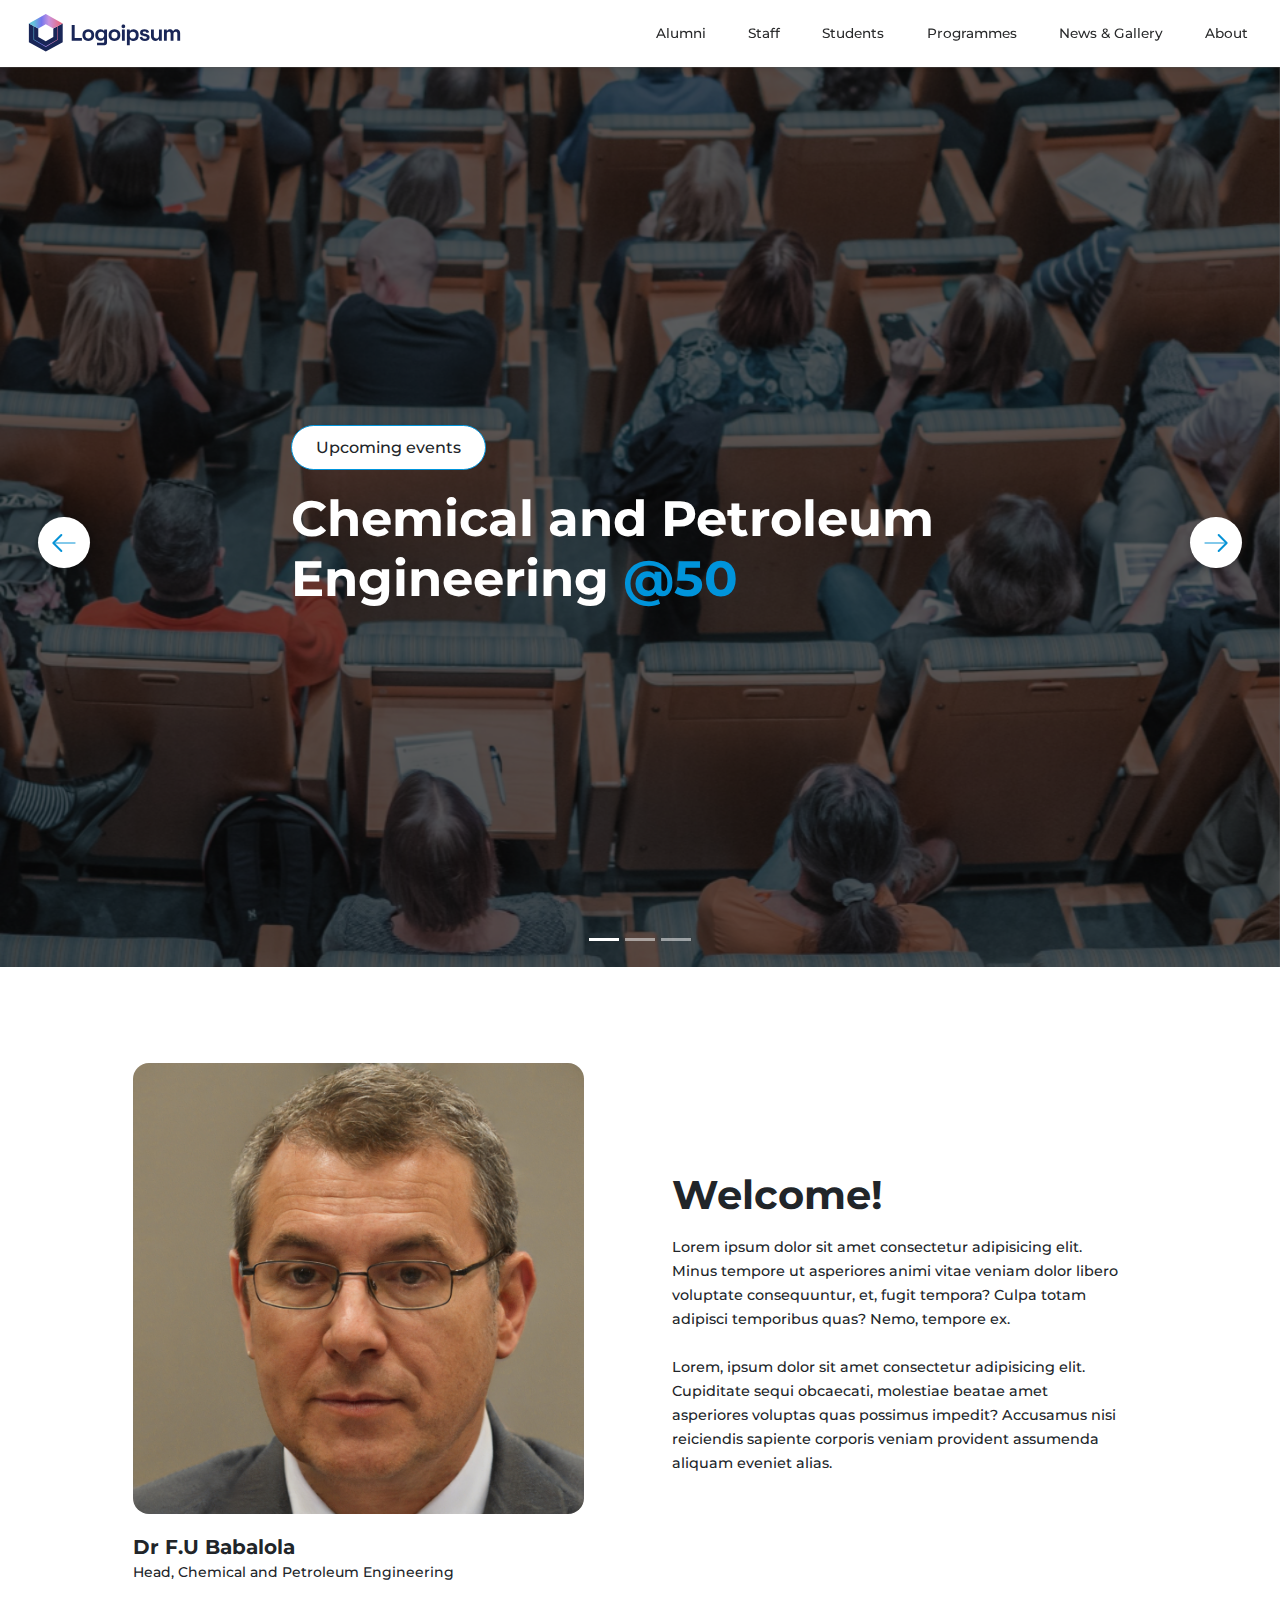
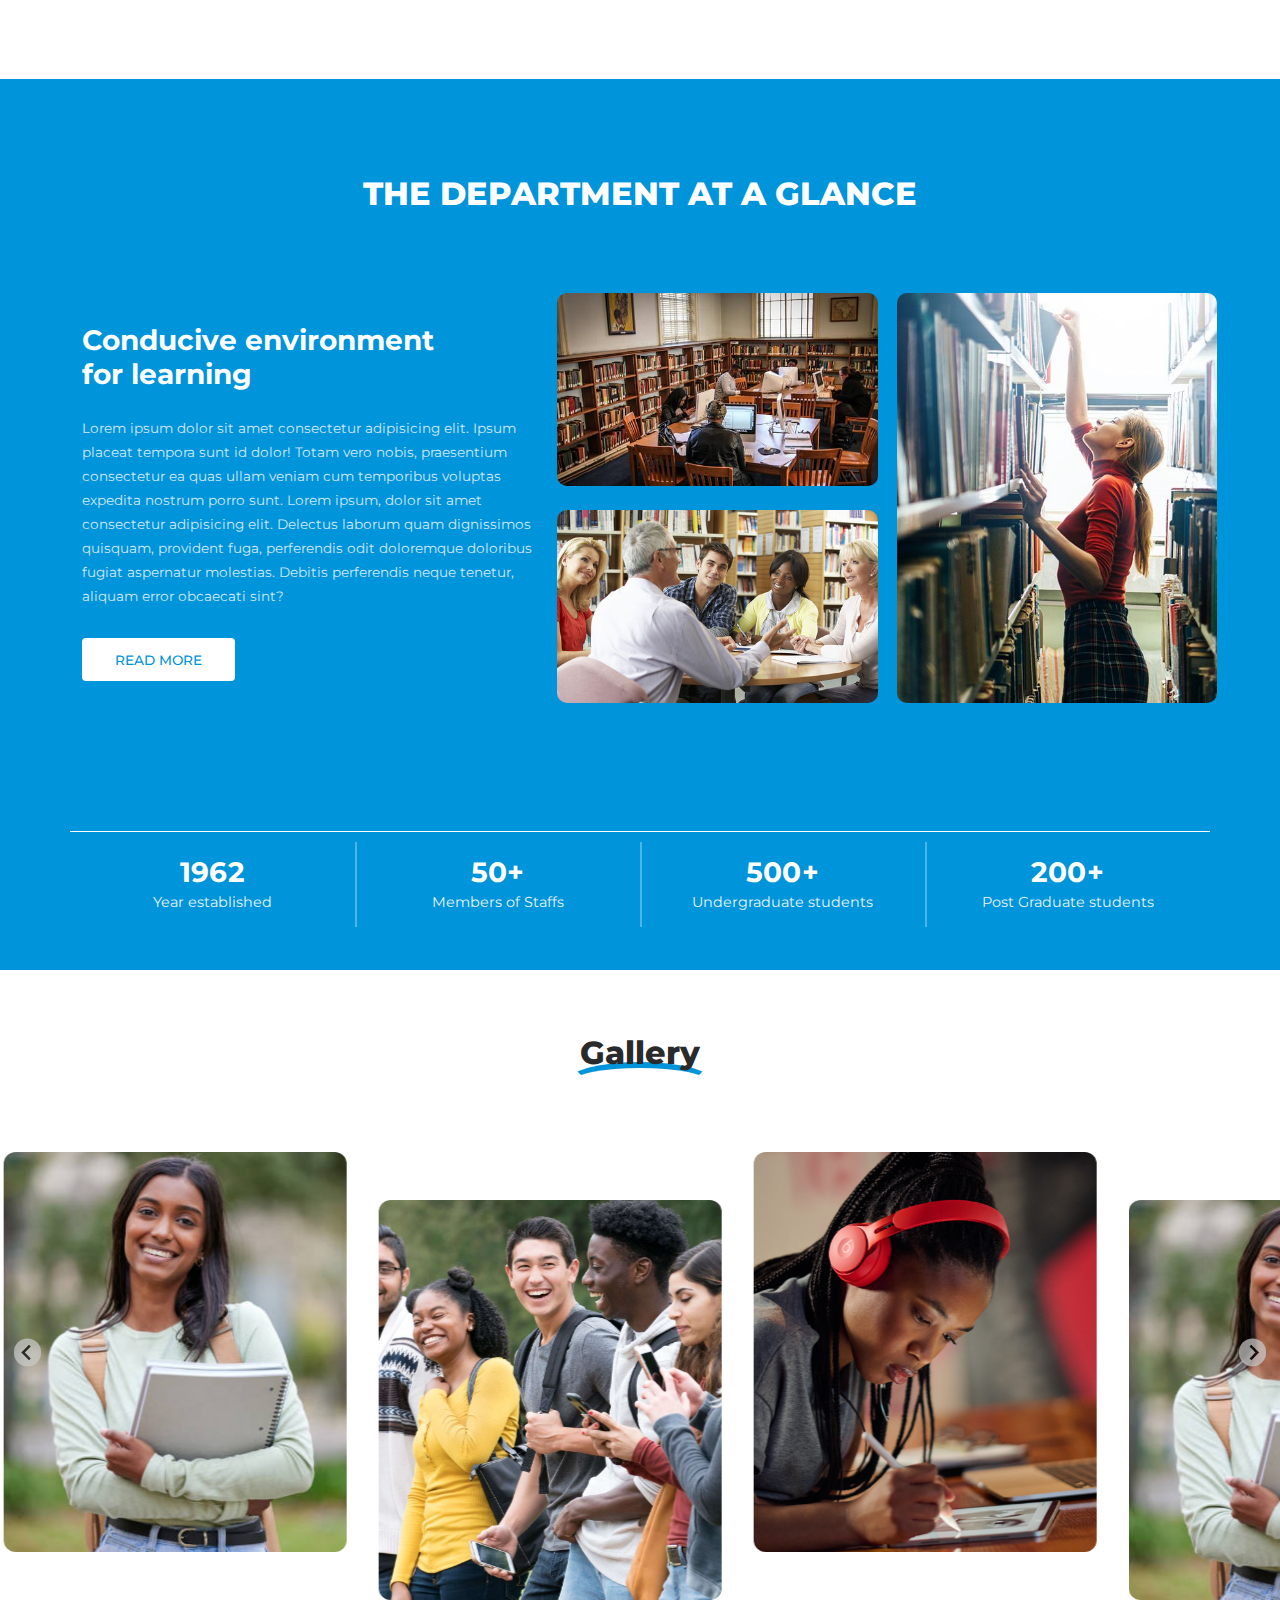
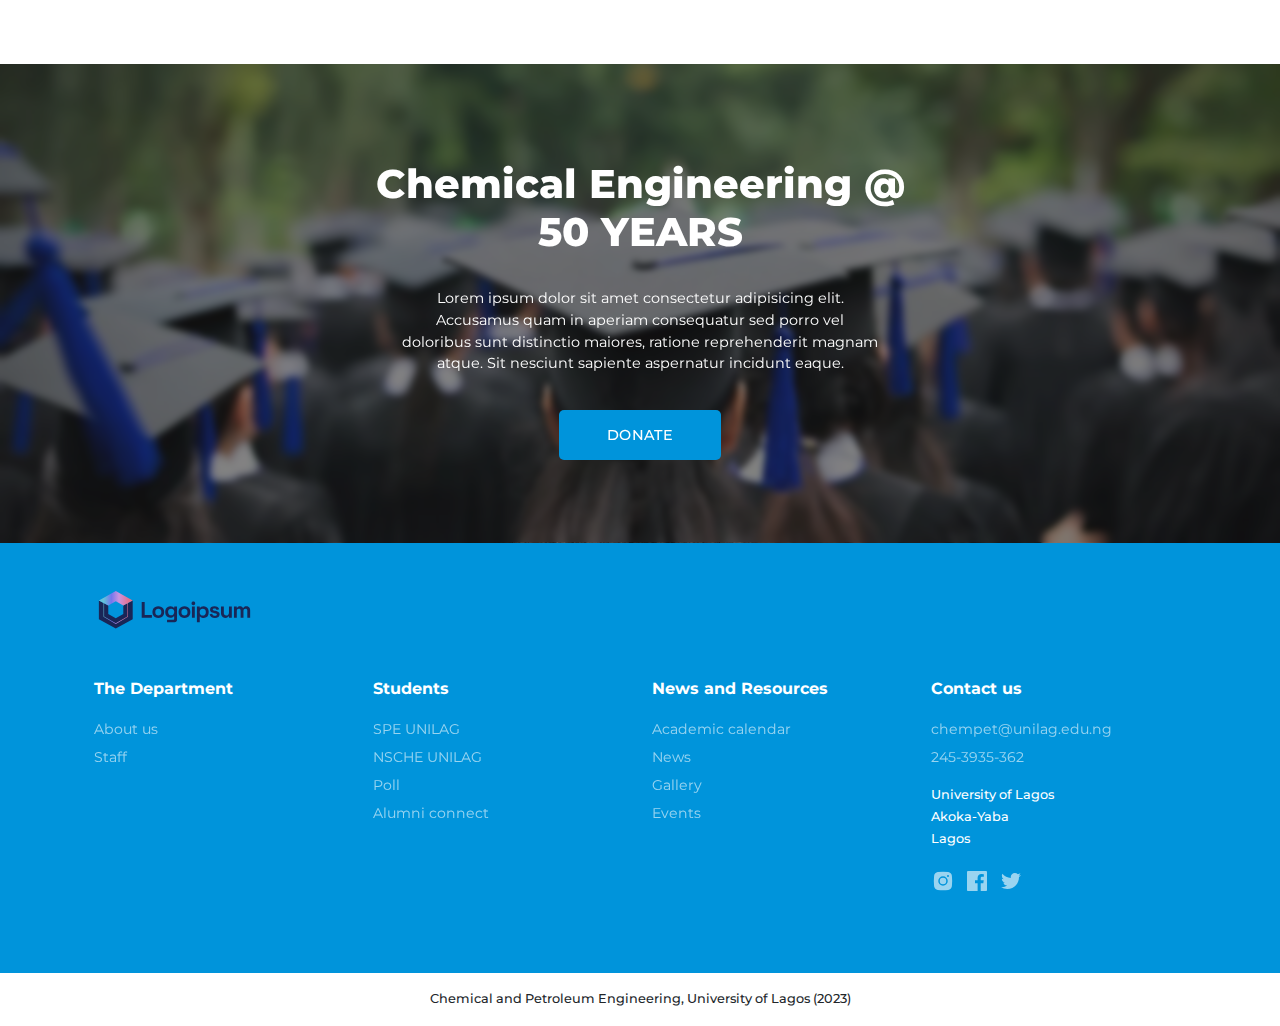
<file: index.html>
<!DOCTYPE html>
<html lang="en">
	<head>
		<meta charset="UTF-8" />
		<meta name="viewport" content="width=device-width, initial-scale=1.0" />
		<link rel="stylesheet" href="https://cdn.jsdelivr.net/npm/bootstrap@5.3.0/dist/css/bootstrap.min.css" type="text/css" />
		<link rel="stylesheet" href="./assets/styles/header.css" />
		<link rel="stylesheet" href="./assets/styles/index.css" />
		<link rel="stylesheet" href="./assets/styles/footer.css" />
		<link rel="stylesheet" href="./assets/styles/splide.min.css" />
		<title>Home</title>
	</head>
	<body>
		<header class="v-main-header">
			<div class="v-header-inner row align-items-center justify-content-between col-12 m-0">
				<div class="v-logo col-3">
					<a href="./index.html">
						<img src="./assets/images/dummy-logo.svg" alt="" class="img-fluid" />
					</a>
				</div>
				<div class="col-3 col-lg-6 p-0 px-lg-3">
					<ul class="d-none d-lg-flex align-items-center justify-content-between v-navbar-links">
						<li><a href="">Alumni</a></li>
						<li><a href="./staffs.html">Staff</a></li>
						<li><a href="./students.html">Students</a></li>
						<li><a href="">Programmes</a></li>
						<li><a href="">News & Gallery</a></li>
						<li><a href="./about.html">About</a></li>
					</ul>
					<div class="d-lg-none text-end">
						<button type="button" class="v-sidebar-toggler">
							<svg xmlns="http://www.w3.org/2000/svg" width="32" height="32" viewBox="0 0 32 32">
								<path
									fill="none"
									stroke="currentColor"
									stroke-linecap="round"
									stroke-linejoin="round"
									stroke-width="2"
									d="M4 8h24M4 16h24M4 24h24" />
							</svg>
						</button>
					</div>
				</div>
			</div>
		</header>
		<main>
			<section class="v-hero-section">
				<div id="carousel-image-preview" class="carousel slide" data-bs-ride="true">
					<div class="carousel-indicators">
						<button
							type="button"
							data-bs-target="#carousel-image-preview"
							data-bs-slide-to="0"
							class="active"
							aria-current="true"
							aria-label="Slide 1"></button>
						<button type="button" data-bs-target="#carousel-image-preview" data-bs-slide-to="1" aria-label="Slide 2"></button>
						<button type="button" data-bs-target="#carousel-image-preview" data-bs-slide-to="2" aria-label="Slide 3"></button>
					</div>
					<div class="carousel-inner">
						<div class="carousel-item active">
							<div class="v-image-layer">
								<img src="./assets/images/home-hero-image.png" class="d-block w-100" alt="..." />
							</div>
							<div
								class="v-content-layer d-flex align-items-center justify-content-center justify-content-md-start col-12 container p-0 col-md-8 col-lg-7 mx-auto">
								<div class="p-4">
									<div
										class="v-content-inner justify-content-center justify-content-md-start align-items-center align-items-md-start text-center text-md-start">
										<div class="v-pre-title">
											<span>Upcoming events</span>
										</div>
										<div class="v-title-container">
											<h2 class="v-title">Chemical and Petroleum Engineering <span class="v-color-it">@50</span></h2>
										</div>
									</div>
								</div>
							</div>
						</div>
						<div class="carousel-item">
							<div class="v-image-layer">
								<img src="./assets/images/home-hero-image.png" class="d-block w-100" alt="..." />
							</div>
							<div
								class="v-content-layer d-flex align-items-center justify-content-center justify-content-md-start col-12 container p-0 col-md-8 col-lg-7 mx-auto">
								<div class="p-4">
									<div
										class="v-content-inner justify-content-center justify-content-md-start align-items-center align-items-md-start text-center text-md-start">
										<div class="v-pre-title">
											<span>Upcoming events</span>
										</div>
										<div class="v-title-container">
											<h2 class="v-title">Chemical and Petroleum Engineering <span class="v-color-it">@50</span></h2>
										</div>
									</div>
								</div>
							</div>
						</div>
						<div class="carousel-item">
							<div class="v-image-layer">
								<img src="./assets/images/home-hero-image.png" class="d-block w-100" alt="..." />
							</div>
							<div
								class="v-content-layer d-flex align-items-center justify-content-center justify-content-md-start col-12 container p-0 col-md-8 col-lg-7 mx-auto">
								<div class="p-4">
									<div
										class="v-content-inner justify-content-center justify-content-md-start align-items-center align-items-md-start text-center text-md-start">
										<div class="v-pre-title">
											<span>Upcoming events</span>
										</div>
										<div class="v-title-container">
											<h2 class="v-title">Chemical and Petroleum Engineering <span class="v-color-it">@50</span></h2>
										</div>
									</div>
								</div>
							</div>
						</div>
					</div>
					<button
						class="v-carousel-control-button prev carousel-control-prev d-none d-md-block"
						type="button"
						data-bs-target="#carousel-image-preview"
						data-bs-slide="prev">
						<span class="carousel-control-prev-icon" aria-hidden="true"></span>
						<span class="visually-hidden">Previous</span>
					</button>
					<button
						class="v-carousel-control-button next carousel-control-next d-none d-md-block"
						type="button"
						data-bs-target="#carousel-image-preview"
						data-bs-slide="next">
						<span class="carousel-control-next-icon" aria-hidden="true"></span>
						<span class="visually-hidden">Next</span>
					</button>
				</div>
			</section>
			<section class="v-introduction">
				<div class="container p-md-0">
					<div class="row col-12 align-items-center justify-content-evenly">
						<div class="col-md- col-lg-5 order-1">
							<div class="v-text-content-wrapper">
								<h1 class="v-title">Welcome!</h1>
								<span class="v-text-content">
									<span>
										Lorem ipsum dolor sit amet consectetur adipisicing elit. Minus tempore ut asperiores animi vitae veniam dolor
										libero voluptate consequuntur, et, fugit tempora? Culpa totam adipisci temporibus quas? Nemo, tempore ex.
									</span>
									<br /><br />
									<span>
										Lorem, ipsum dolor sit amet consectetur adipisicing elit. Cupiditate sequi obcaecati, molestiae beatae amet
										asperiores voluptas quas possimus impedit? Accusamus nisi reiciendis sapiente corporis veniam provident
										assumenda aliquam eveniet alias.
									</span>
								</span>
							</div>
						</div>
						<div class="col-md- col-lg-5 order-0">
							<div class="v-aosjfs">
								<div class="v-image-content">
									<img src="./assets/images/user-2.jfif" alt="" class="img-fluid" />
								</div>
								<div class="v-title-container">
									<h5 class="v-name">Dr F.U Babalola</h5>
									<small class="v-position"> Head, Chemical and Petroleum Engineering </small>
								</div>
							</div>
						</div>
					</div>
				</div>
			</section>
			<section class="v-department">
				<div class="container p-md-0">
					<div class="v-title-container col-md-7 mx-auto text-center">
						<h2 class="v-title">The Department at a glance</h2>
					</div>
					<div class="v-silk-skin">
						<div class="row col-12 align-items-center m-0">
							<div class="col-lg-5 v-container">
								<div class="v-content-title">
									<h3 class="v-title">Conducive environment for learning</h3>
								</div>
								<div class="v-content-body">
									<span>
										Lorem ipsum dolor sit amet consectetur adipisicing elit. Ipsum placeat tempora sunt id dolor! Totam vero
										nobis, praesentium consectetur ea quas ullam veniam cum temporibus voluptas expedita nostrum porro sunt. Lorem
										ipsum, dolor sit amet consectetur adipisicing elit. Delectus laborum quam dignissimos quisquam, provident
										fuga, perferendis odit doloremque doloribus fugiat aspernatur molestias. Debitis perferendis neque tenetur,
										aliquam error obcaecati sint?
									</span>
								</div>
								<div class="v-content-link"><a href="">Read more</a></div>
							</div>
							<div class="col-lg-7">
								<div class="v-flex-container d-flex align-items-stretch v-images-wrapper-container flex-column flex-md-row">
									<div class="d-flex flex-column v-left col-12 col-md-6">
										<div class="v_left-image v-image">
											<img src="./assets/images/libary-image-one.jpg" alt="" class="img-fluid" />
										</div>
										<div class="v_left-image v-image">
											<img src="./assets/images/library-image-four.jpg" alt="" class="img-fluid" />
										</div>
									</div>
									<div class="col-md-6 col-12 v-right">
										<!-- each grid item @::start -->
										<div class="v_right-image v-image">
											<img src="./assets/images/libary-image-two.jpg" alt="" class="img-fluid" />
										</div>
										<!-- each grid item @::end -->
									</div>
								</div>
							</div>
						</div>
					</div>
				</div>
			</section>
			<section class="v-gallery-section">
				<div class="v-grid-item-container">
					<div class="container p-0">
						<div class="v-row row m-0 align-items-center justify-content-evenly">
							<div class="v-divider v-1 d-none d-lg-block"></div>
							<div class="v-divider v-2"></div>
							<div class="v-divider v-3 d-none d-lg-block"></div>
							<div class="v-item col-6 col-lg-3 p-0">
								<div class="v-item-inner">
									<h3 class="v-key">1962</h3>
									<span class="v-value">Year established</span>
								</div>
							</div>
							<div class="v-item col-6 col-lg-3 p-0">
								<div class="v-item-inner">
									<h3 class="v-key">50+</h3>
									<span class="v-value">Members of Staffs</span>
								</div>
							</div>
							<div class="v-item col-6 col-lg-3 p-0">
								<div class="v-item-inner">
									<h3 class="v-key">500+</h3>
									<span class="v-value">Undergraduate students</span>
								</div>
							</div>
							<div class="v-item col-6 col-lg-3 p-0">
								<div class="v-item-inner">
									<h3 class="v-key">200+</h3>
									<span class="v-value">Post Graduate students</span>
								</div>
							</div>
						</div>
					</div>
				</div>

				<div class="v-image-gallery-scroll">
					<div class="v-gallery-title text-center">
						<h2 class="v-title">Gallery</h2>
					</div>
					<div class="splide" aria-label="gallery">
						<div class="splide__track">
							<ul class="splide__list">
								<li class="splide__slide">
									<div class="v-image-container">
										<img src="./assets/images/group-of-students.jpeg" alt="" class="img-fluid v-d-image" />
									</div>
								</li>
								<li class="splide__slide">
									<div class="v-image-container">
										<img src="./assets/images/education_college_students__personal.png" alt="" class="img-fluid v-d-image" />
									</div>
								</li>
								<li class="splide__slide">
									<div class="v-image-container">
										<img src="./assets/images/female-college-student.jpg" alt="" class="img-fluid v-d-image" />
									</div>
								</li>
							</ul>
						</div>
					</div>
				</div>
			</section>
			<section>
				<div class="v-pre-footer position-relative">
					<div class="v-layer-image position-absolute">
						<img src="./assets/images/college-graduation.webp" alt="" class="img-fluid" />
					</div>
					<div class="container p-0 position-relative">
						<div class="v-content-container col-11 col-md-12 col-lg-6 text-center mx-auto">
							<div class="v-title-container">
								<h2 class="v-title">Chemical Engineering @ 50 YEARS</h2>
							</div>
							<div class="v-subtext">
								<span>
									Lorem ipsum dolor sit amet consectetur adipisicing elit. Accusamus quam in aperiam consequatur sed porro vel
									doloribus sunt distinctio maiores, ratione reprehenderit magnam atque. Sit nesciunt sapiente aspernatur incidunt
									eaque.
								</span>
							</div>
							<div class="v-link">
								<a href="">Donate</a>
							</div>
						</div>
					</div>
				</div>
			</section>
		</main>
		<!-- footer @::start -->
		<footer>
			<div class="container">
				<div class="v-logo px-3">
					<a href="">
						<img src="./assets/images/dummy-logo.svg" alt="" class="img-fluid" />
					</a>
				</div>
				<div class="row col-12 m-0 v-footer_inner">
					<section class="col-sm-6 col-md-5 col-lg-3 order-4 order-lg-1">
						<div>
							<span>
								<header>Contact us</header>
								<ul>
									<li><a href="">chempet@unilag.edu.ng</a></li>
									<li><a href="">245-3935-362</a></li>
								</ul>
							</span>
							<div class="v-location-container">
								<span class="v-college-name">University of Lagos</span>
								<span class="v-location">Akoka-Yaba</span>
								<span class="v-state">Lagos</span>
								<ul class="v-social-links">
									<li>
										<a href="">
											<svg xmlns="http://www.w3.org/2000/svg" width="24" height="24" viewBox="0 0 24 24">
												<path fill="currentColor" d="M12 8.75a3.25 3.25 0 1 0 0 6.5a3.25 3.25 0 0 0 0-6.5Z" />
												<path
													fill="currentColor"
													fill-rule="evenodd"
													d="M6.77 3.082a47.472 47.472 0 0 1 10.46 0c1.899.212 3.43 1.707 3.653 3.613a45.67 45.67 0 0 1 0 10.61c-.223 1.906-1.754 3.401-3.652 3.614a47.468 47.468 0 0 1-10.461 0c-1.899-.213-3.43-1.708-3.653-3.613a45.672 45.672 0 0 1 0-10.611C3.34 4.789 4.871 3.294 6.77 3.082ZM17 6a1 1 0 1 0 0 2a1 1 0 0 0 0-2Zm-9.75 6a4.75 4.75 0 1 1 9.5 0a4.75 4.75 0 0 1-9.5 0Z"
													clip-rule="evenodd" />
											</svg>
										</a>
									</li>
									<li>
										<a href="">
											<svg xmlns="http://www.w3.org/2000/svg" width="24" height="24" viewBox="0 0 24 24">
												<g id="feFacebook0" fill="none" fill-rule="evenodd" stroke="none" stroke-width="1">
													<g id="feFacebook1" fill="currentColor">
														<path
															id="feFacebook2"
															d="M15.725 22v-7.745h2.6l.389-3.018h-2.99V9.31c0-.874.243-1.47 1.497-1.47h1.598v-2.7a21.391 21.391 0 0 0-2.33-.12c-2.304 0-3.881 1.407-3.881 3.99v2.227H10v3.018h2.607V22H3.104C2.494 22 2 21.506 2 20.896V3.104C2 2.494 2.494 2 3.104 2h17.792C21.506 2 22 2.494 22 3.104v17.792c0 .61-.494 1.104-1.104 1.104h-5.171Z" />
													</g>
												</g>
											</svg>
										</a>
									</li>
									<li>
										<a href="">
											<svg xmlns="http://www.w3.org/2000/svg" width="24" height="24" viewBox="-2 -4 24 24">
												<path
													fill="currentColor"
													d="M20 1.907a8.292 8.292 0 0 1-2.356.637A4.07 4.07 0 0 0 19.448.31a8.349 8.349 0 0 1-2.607.98A4.12 4.12 0 0 0 13.846.015c-2.266 0-4.103 1.81-4.103 4.04c0 .316.036.625.106.92A11.708 11.708 0 0 1 1.393.754a3.964 3.964 0 0 0-.554 2.03a4.02 4.02 0 0 0 1.824 3.363A4.151 4.151 0 0 1 .805 5.64v.05c0 1.958 1.415 3.591 3.29 3.963a4.216 4.216 0 0 1-1.08.141c-.265 0-.522-.025-.773-.075a4.098 4.098 0 0 0 3.832 2.807a8.312 8.312 0 0 1-5.095 1.727c-.332 0-.658-.02-.979-.056a11.727 11.727 0 0 0 6.289 1.818c7.547 0 11.673-6.157 11.673-11.496l-.014-.523A8.126 8.126 0 0 0 20 1.907z" />
											</svg>
										</a>
									</li>
								</ul>
							</div>
						</div>
					</section>
					<section class="col-sm-6 col-md-5 col-lg-3">
						<div>
							<header>The Department</header>
							<ul>
								<li><a href="">About us</a></li>
								<li><a href="">Staff</a></li>
							</ul>
						</div>
					</section>
					<section class="col-sm-6 col-md-5 col-lg-3">
						<div>
							<header>Students</header>
							<ul>
								<li><a href="">SPE UNILAG</a></li>
								<li><a href="">NSCHE UNILAG</a></li>
								<li><a href="">Poll</a></li>
								<li><a href="">Alumni connect</a></li>
							</ul>
						</div>
					</section>
					<section class="col-sm-6 col-md-5 col-lg-3">
						<div>
							<header>News and Resources</header>
							<ul>
								<li><a href="">Academic calendar</a></li>
								<li><a href="">News</a></li>
								<li><a href="">Gallery</a></li>
								<li><a href="">Events</a></li>
							</ul>
						</div>
					</section>
				</div>
			</div>
			<div class="v-post-footer text-center">
				<span>Chemical and Petroleum Engineering, University of Lagos (2023)</span>
			</div>
		</footer>
		<!-- footer @::end -->

		<!-- custom sidebar @::start -->
		<div class="v-sidebar">
			<div class="v-sidebar-container col-10 col-sm-7 col-md-7">
				<div class="v-sidebar-header">
					<div class="v-logo position-relative d-flex align-items-center">
						<a href="">
							<img src="./assets/images/dummy-logo.svg" alt="" class="img-fluid" />
						</a>
						<button type="button" class="v-sidebar-close">
							<svg xmlns="http://www.w3.org/2000/svg" width="16" height="16" viewBox="0 0 16 16">
								<path
									fill="currentColor"
									d="M3.72 3.72a.75.75 0 0 1 1.06 0L8 6.94l3.22-3.22a.749.749 0 0 1 1.275.326a.749.749 0 0 1-.215.734L9.06 8l3.22 3.22a.749.749 0 0 1-.326 1.275a.749.749 0 0 1-.734-.215L8 9.06l-3.22 3.22a.751.751 0 0 1-1.042-.018a.751.751 0 0 1-.018-1.042L6.94 8L3.72 4.78a.75.75 0 0 1 0-1.06Z" />
							</svg>
						</button>
					</div>
				</div>
				<div class="v-sidebar-body">
					Lorem ipsum dolor sit amet consectetur adipisicing elit. Sed, qui a dolorem quam ullam accusamus cum ut, consequatur expedita,
					sapiente molestias quos odit dolorum laborum sit ipsam repellendus perspiciatis quidem!
				</div>
			</div>
		</div>
		<!-- custom sidebar @::end -->
		<script src="https://cdn.jsdelivr.net/npm/bootstrap@5.3.0/dist/js/bootstrap.bundle.min.js"></script>
		<script src="./assets/js/splide.js"></script>
		<script src="./assets/js/splide-extension-auto-scroll.js"></script>
		<script src="./assets/js/menu.js"></script>
		<script>
			document.addEventListener("DOMContentLoaded", function () {
				const splide = new Splide(".splide", {
					type: "loop",
					drag: "free",
					focus: "center",
					perPage: 3.5,
					gap: "2rem",
					autoScroll: {
						speed: 2,
						pauseOnHover: false,
					},
					breakpoints: {
						600: {
							perPage: 1,
							autoScroll: {
								speed: 1,
							},
						},
					},
				});
				splide.mount(window.splide.Extensions);
			});
		</script>
	</body>
</html>
</file>
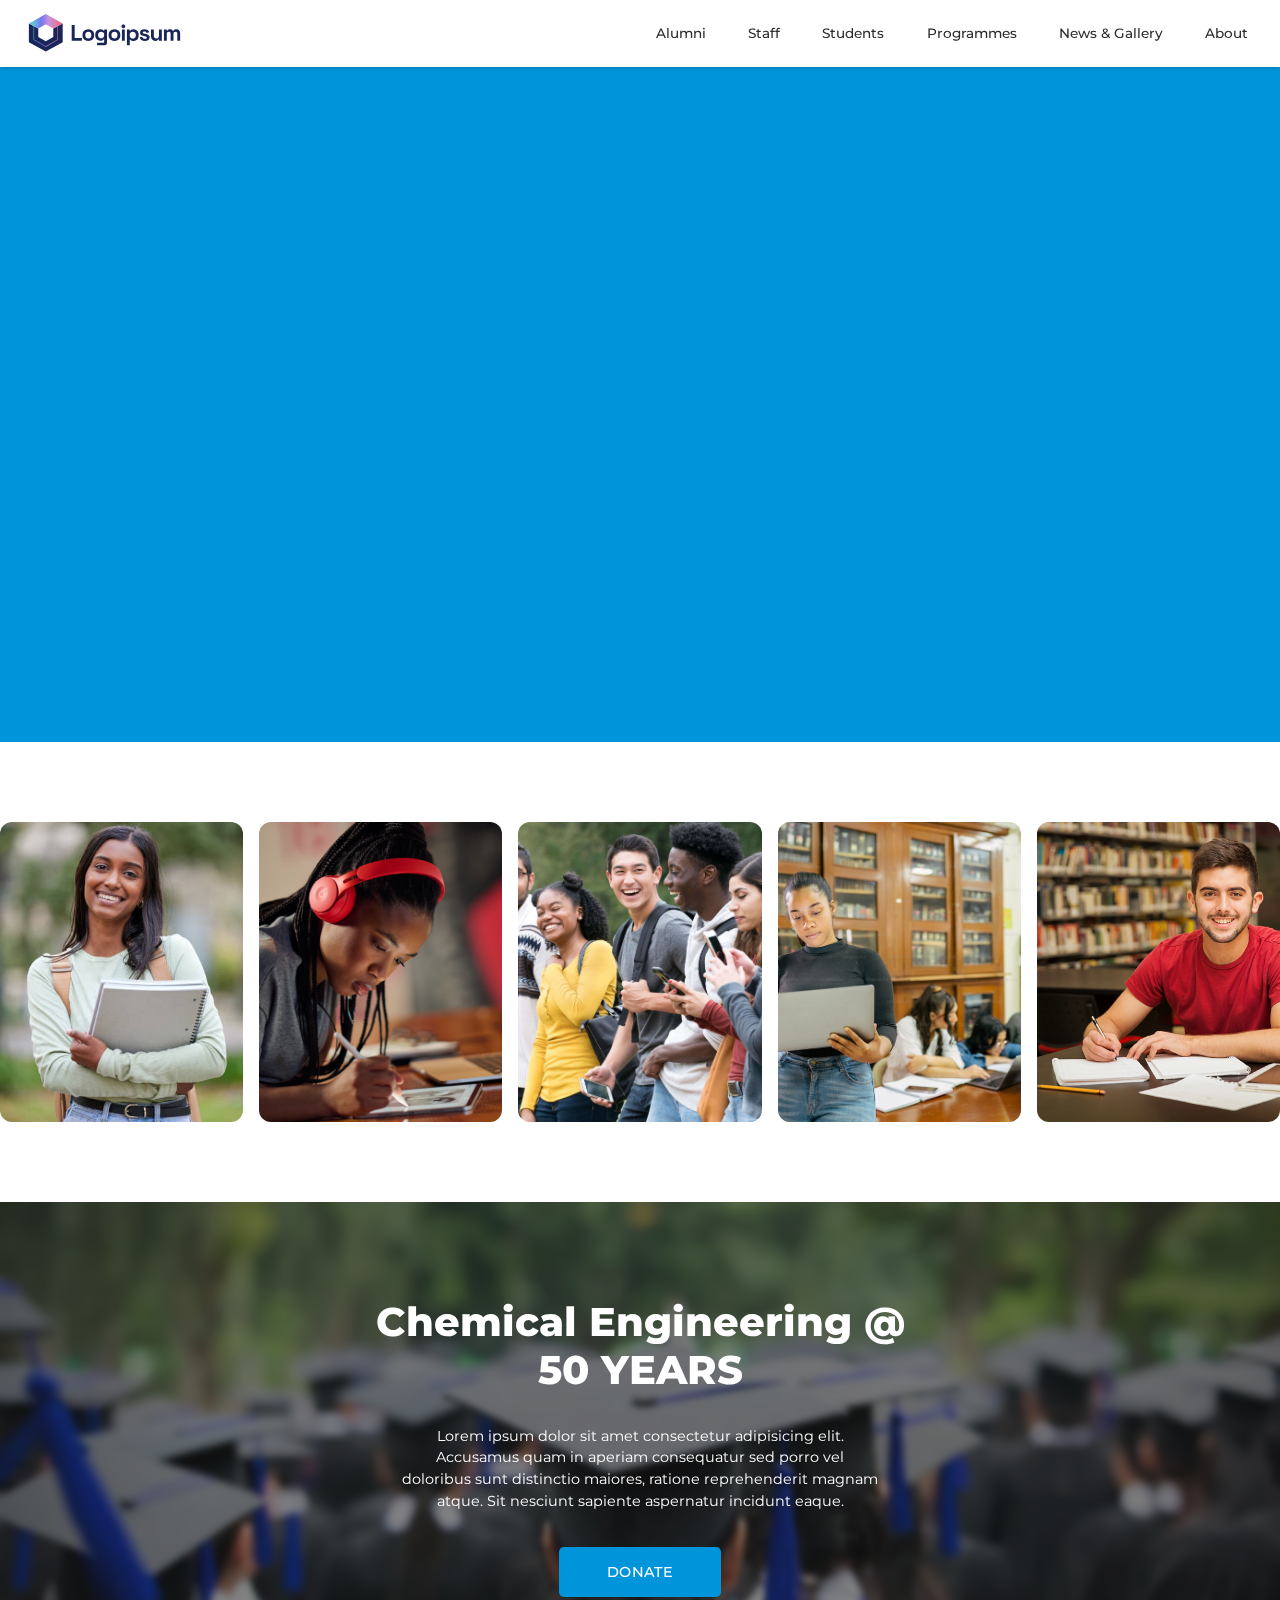
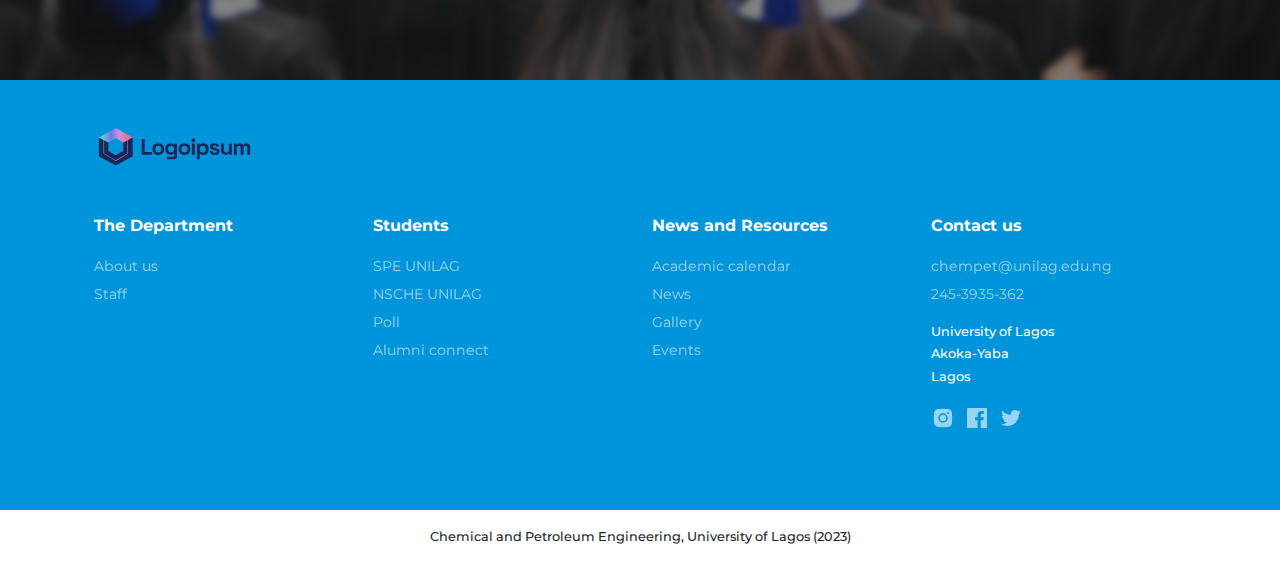
<file: about.html>
<!DOCTYPE html>
<html lang="en">
	<head>
		<meta charset="UTF-8" />
		<meta name="viewport" content="width=device-width, initial-scale=1.0" />
		<link rel="stylesheet" href="https://cdn.jsdelivr.net/npm/bootstrap@5.3.0/dist/css/bootstrap.min.css" type="text/css" />
		<link rel="stylesheet" href="./assets/styles/header.css" />
		<link rel="stylesheet" href="./assets/styles/about.css" />
		<link rel="stylesheet" href="./assets/styles/footer.css" />
		<title>About</title>
	</head>
	<body>
		<header class="v-main-header">
			<div class="v-header-inner row align-items-center justify-content-between col-12 m-0">
				<div class="v-logo col-3">
					<a href="./index.html">
						<img src="./assets/images/dummy-logo.svg" alt="" class="img-fluid" />
					</a>
				</div>
				<div class="col-3 col-lg-6 p-0 px-lg-3">
					<ul class="d-none d-lg-flex align-items-center justify-content-between v-navbar-links">
						<li><a href="">Alumni</a></li>
						<li><a href="./staffs.html">Staff</a></li>
						<li><a href="./students.html">Students</a></li>
						<li><a href="">Programmes</a></li>
						<li><a href="">News & Gallery</a></li>
						<li><a href="./about.html">About</a></li>
					</ul>
					<div class="d-lg-none text-end">
						<button type="button" class="v-sidebar-toggler">
							<svg xmlns="http://www.w3.org/2000/svg" width="32" height="32" viewBox="0 0 32 32">
								<path
									fill="none"
									stroke="currentColor"
									stroke-linecap="round"
									stroke-linejoin="round"
									stroke-width="2"
									d="M4 8h24M4 16h24M4 24h24" />
							</svg>
						</button>
					</div>
				</div>
			</div>
		</header>
		<main>
			<section class="v-hero-section"></section>
			<section class="v-introduction"></section>
			<section class="v-marquee-section">
				<div class="v-images-container">
					<!-- each image @::start -->
					<div class="v-each-image">
						<img src="./assets/images/female-college-student.jpg" alt="" class="img-fluid" />
					</div>
					<!-- each image @::end -->
					<!-- each image @::start -->
					<div class="v-each-image">
						<img src="./assets/images/education_college_students__personal.png" alt="" class="img-fluid" />
					</div>
					<!-- each image @::end -->
					<!-- each image @::start -->
					<div class="v-each-image">
						<img src="./assets/images/group-of-students.jpeg" alt="" class="img-fluid" />
					</div>
					<!-- each image @::end -->
					<!-- each image @::start -->
					<div class="v-each-image">
						<img src="./assets/images/women-in-library.jfif" alt="" class="img-fluid" />
					</div>
					<!-- each image @::end -->
					<!-- each image @::start -->
					<div class="v-each-image">
						<img src="./assets/images/successful-college-student-lg-library.png" alt="" class="img-fluid" />
					</div>
					<!-- each image @::end -->
				</div>
			</section>
			<section>
				<div class="v-pre-footer position-relative">
					<div class="v-layer-image position-absolute">
						<img src="./assets/images/college-graduation.webp" alt="" class="img-fluid" />
					</div>
					<div class="container p-0 position-relative">
						<div class="v-content-container col-11 col-md-12 col-lg-6 text-center mx-auto">
							<div class="v-title-container">
								<h2 class="v-title">Chemical Engineering @ 50 YEARS</h2>
							</div>
							<div class="v-subtext">
								<span>
									Lorem ipsum dolor sit amet consectetur adipisicing elit. Accusamus quam in aperiam consequatur sed porro vel
									doloribus sunt distinctio maiores, ratione reprehenderit magnam atque. Sit nesciunt sapiente aspernatur incidunt
									eaque.
								</span>
							</div>
							<div class="v-link">
								<a href="">Donate</a>
							</div>
						</div>
					</div>
				</div>
			</section>
		</main>
		<footer>
			<div class="container">
				<div class="v-logo px-3">
					<a href="">
						<img src="./assets/images/dummy-logo.svg" alt="" class="img-fluid" />
					</a>
				</div>
				<div class="row col-12 m-0 v-footer_inner">
					<section class="col-sm-6 col-md-5 col-lg-3 order-4 order-lg-1">
						<div>
							<span>
								<header>Contact us</header>
								<ul>
									<li><a href="">chempet@unilag.edu.ng</a></li>
									<li><a href="">245-3935-362</a></li>
								</ul>
							</span>
							<div class="v-location-container">
								<span class="v-college-name">University of Lagos</span>
								<span class="v-location">Akoka-Yaba</span>
								<span class="v-state">Lagos</span>
								<ul class="v-social-links">
									<li>
										<a href="">
											<svg xmlns="http://www.w3.org/2000/svg" width="24" height="24" viewBox="0 0 24 24">
												<path fill="currentColor" d="M12 8.75a3.25 3.25 0 1 0 0 6.5a3.25 3.25 0 0 0 0-6.5Z" />
												<path
													fill="currentColor"
													fill-rule="evenodd"
													d="M6.77 3.082a47.472 47.472 0 0 1 10.46 0c1.899.212 3.43 1.707 3.653 3.613a45.67 45.67 0 0 1 0 10.61c-.223 1.906-1.754 3.401-3.652 3.614a47.468 47.468 0 0 1-10.461 0c-1.899-.213-3.43-1.708-3.653-3.613a45.672 45.672 0 0 1 0-10.611C3.34 4.789 4.871 3.294 6.77 3.082ZM17 6a1 1 0 1 0 0 2a1 1 0 0 0 0-2Zm-9.75 6a4.75 4.75 0 1 1 9.5 0a4.75 4.75 0 0 1-9.5 0Z"
													clip-rule="evenodd" />
											</svg>
										</a>
									</li>
									<li>
										<a href="">
											<svg xmlns="http://www.w3.org/2000/svg" width="24" height="24" viewBox="0 0 24 24">
												<g id="feFacebook0" fill="none" fill-rule="evenodd" stroke="none" stroke-width="1">
													<g id="feFacebook1" fill="currentColor">
														<path
															id="feFacebook2"
															d="M15.725 22v-7.745h2.6l.389-3.018h-2.99V9.31c0-.874.243-1.47 1.497-1.47h1.598v-2.7a21.391 21.391 0 0 0-2.33-.12c-2.304 0-3.881 1.407-3.881 3.99v2.227H10v3.018h2.607V22H3.104C2.494 22 2 21.506 2 20.896V3.104C2 2.494 2.494 2 3.104 2h17.792C21.506 2 22 2.494 22 3.104v17.792c0 .61-.494 1.104-1.104 1.104h-5.171Z" />
													</g>
												</g>
											</svg>
										</a>
									</li>
									<li>
										<a href="">
											<svg xmlns="http://www.w3.org/2000/svg" width="24" height="24" viewBox="-2 -4 24 24">
												<path
													fill="currentColor"
													d="M20 1.907a8.292 8.292 0 0 1-2.356.637A4.07 4.07 0 0 0 19.448.31a8.349 8.349 0 0 1-2.607.98A4.12 4.12 0 0 0 13.846.015c-2.266 0-4.103 1.81-4.103 4.04c0 .316.036.625.106.92A11.708 11.708 0 0 1 1.393.754a3.964 3.964 0 0 0-.554 2.03a4.02 4.02 0 0 0 1.824 3.363A4.151 4.151 0 0 1 .805 5.64v.05c0 1.958 1.415 3.591 3.29 3.963a4.216 4.216 0 0 1-1.08.141c-.265 0-.522-.025-.773-.075a4.098 4.098 0 0 0 3.832 2.807a8.312 8.312 0 0 1-5.095 1.727c-.332 0-.658-.02-.979-.056a11.727 11.727 0 0 0 6.289 1.818c7.547 0 11.673-6.157 11.673-11.496l-.014-.523A8.126 8.126 0 0 0 20 1.907z" />
											</svg>
										</a>
									</li>
								</ul>
							</div>
						</div>
					</section>
					<section class="col-sm-6 col-md-5 col-lg-3">
						<div>
							<header>The Department</header>
							<ul>
								<li><a href="">About us</a></li>
								<li><a href="">Staff</a></li>
							</ul>
						</div>
					</section>
					<section class="col-sm-6 col-md-5 col-lg-3">
						<div>
							<header>Students</header>
							<ul>
								<li><a href="">SPE UNILAG</a></li>
								<li><a href="">NSCHE UNILAG</a></li>
								<li><a href="">Poll</a></li>
								<li><a href="">Alumni connect</a></li>
							</ul>
						</div>
					</section>
					<section class="col-sm-6 col-md-5 col-lg-3">
						<div>
							<header>News and Resources</header>
							<ul>
								<li><a href="">Academic calendar</a></li>
								<li><a href="">News</a></li>
								<li><a href="">Gallery</a></li>
								<li><a href="">Events</a></li>
							</ul>
						</div>
					</section>
				</div>
			</div>
			<div class="v-post-footer text-center">
				<span>Chemical and Petroleum Engineering, University of Lagos (2023)</span>
			</div>
		</footer>
		<div class="v-sidebar">
			<div class="v-sidebar-container col-10 col-sm-7 col-md-7">
				<div class="v-sidebar-header">
					<div class="v-logo position-relative d-flex align-items-center">
						<a href="">
							<img src="./assets/images/dummy-logo.svg" alt="" class="img-fluid" />
						</a>
						<button type="button" class="v-sidebar-close">
							<svg xmlns="http://www.w3.org/2000/svg" width="16" height="16" viewBox="0 0 16 16">
								<path
									fill="currentColor"
									d="M3.72 3.72a.75.75 0 0 1 1.06 0L8 6.94l3.22-3.22a.749.749 0 0 1 1.275.326a.749.749 0 0 1-.215.734L9.06 8l3.22 3.22a.749.749 0 0 1-.326 1.275a.749.749 0 0 1-.734-.215L8 9.06l-3.22 3.22a.751.751 0 0 1-1.042-.018a.751.751 0 0 1-.018-1.042L6.94 8L3.72 4.78a.75.75 0 0 1 0-1.06Z" />
							</svg>
						</button>
					</div>
				</div>
				<div class="v-sidebar-body">
					Lorem ipsum dolor sit amet consectetur adipisicing elit. Sed, qui a dolorem quam ullam accusamus cum ut, consequatur expedita,
					sapiente molestias quos odit dolorum laborum sit ipsam repellendus perspiciatis quidem!
				</div>
			</div>
		</div>
		<script src="https://cdn.jsdelivr.net/npm/bootstrap@5.3.0/dist/js/bootstrap.bundle.min.js"></script>
		<script src="./assets/js/menu.js"></script>
	</body>
</html>
</file>
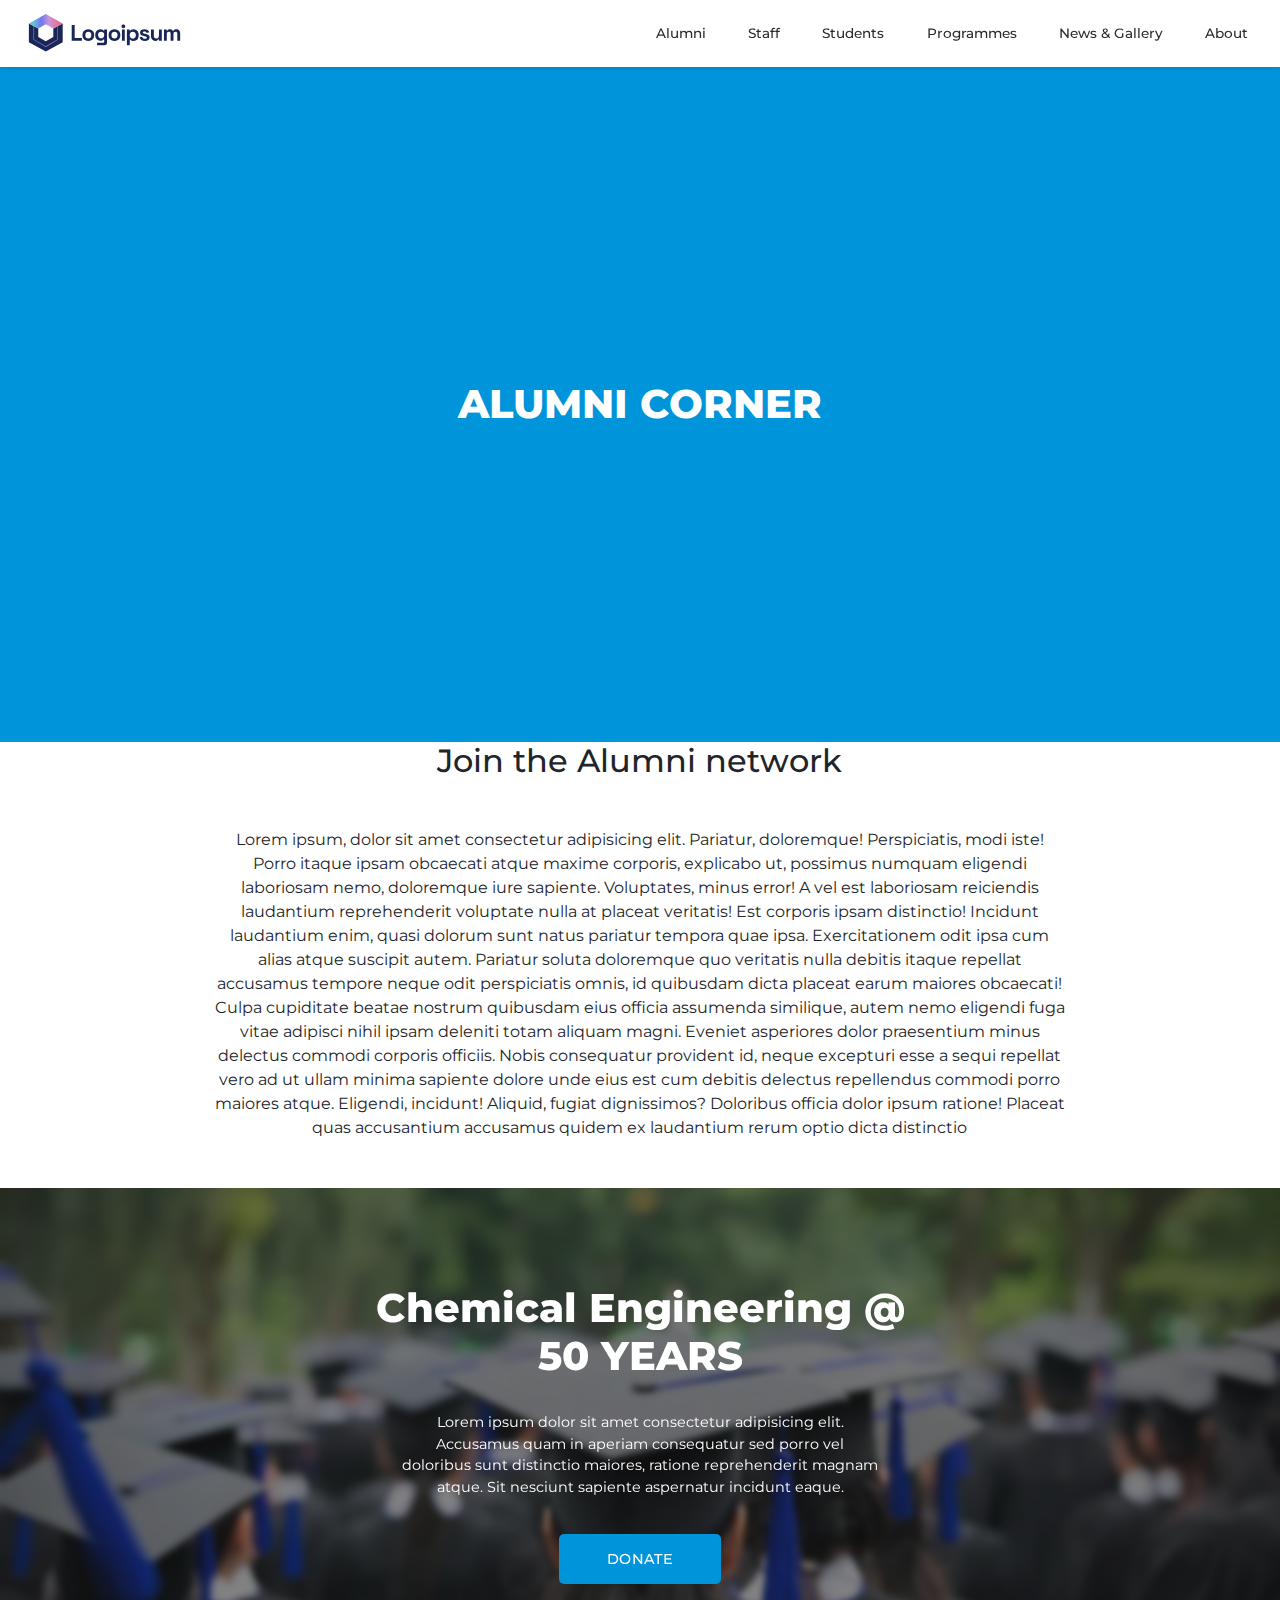
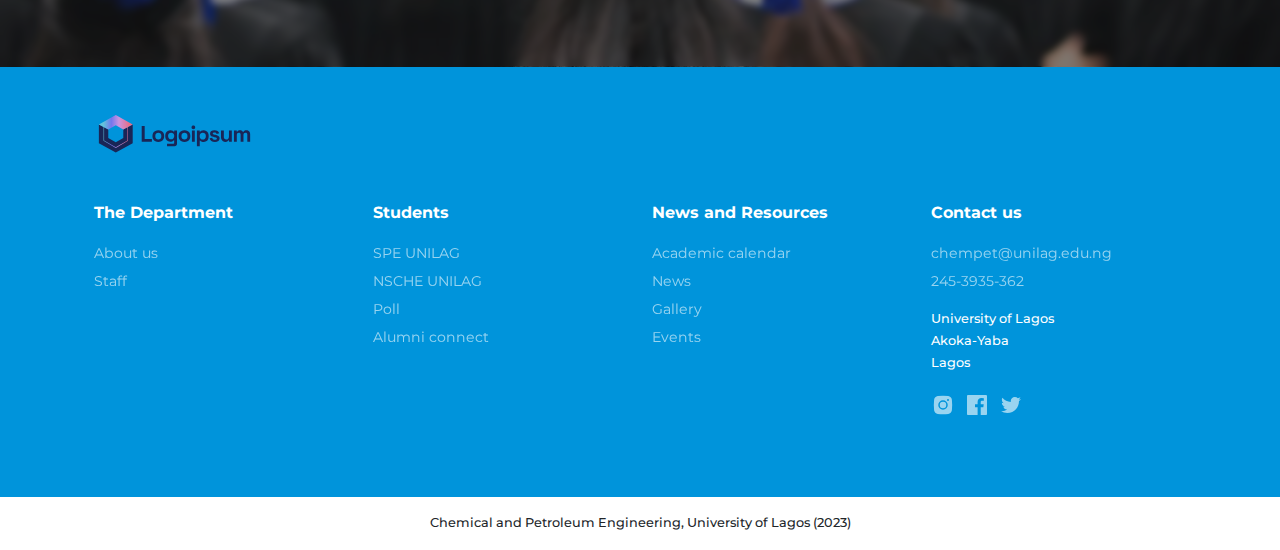
<file: alumni.html>
<!DOCTYPE html>
<html lang="en">
	<head>
		<meta charset="UTF-8" />
		<meta name="viewport" content="width=device-width, initial-scale=1.0" />
		<link rel="stylesheet" href="https://cdn.jsdelivr.net/npm/bootstrap@5.3.0/dist/css/bootstrap.min.css" type="text/css" />
		<link rel="stylesheet" href="./assets/styles/header.css" />
		<link rel="stylesheet" href="./assets/styles/alumni.css" />
		<link rel="stylesheet" href="./assets/styles/footer.css" />
		<link rel="stylesheet" href="./assets/styles/splide.min.css" />
		<title>About</title>
	</head>
	<body>
		<header class="v-main-header">
			<div class="v-header-inner row align-items-center justify-content-between col-12 m-0">
				<div class="v-logo col-3">
					<a href="./index.html">
						<img src="./assets/images/dummy-logo.svg" alt="" class="img-fluid" />
					</a>
				</div>
				<div class="col-3 col-lg-6 p-0 px-lg-3">
					<ul class="d-none d-lg-flex align-items-center justify-content-between v-navbar-links">
						<li><a href="">Alumni</a></li>
						<li><a href="./staffs.html">Staff</a></li>
						<li><a href="./students.html">Students</a></li>
						<li><a href="">Programmes</a></li>
						<li><a href="">News & Gallery</a></li>
						<li><a href="./about.html">About</a></li>
					</ul>
					<div class="d-lg-none text-end">
						<button type="button" class="v-sidebar-toggler">
							<svg xmlns="http://www.w3.org/2000/svg" width="32" height="32" viewBox="0 0 32 32">
								<path
									fill="none"
									stroke="currentColor"
									stroke-linecap="round"
									stroke-linejoin="round"
									stroke-width="2"
									d="M4 8h24M4 16h24M4 24h24" />
							</svg>
						</button>
					</div>
				</div>
			</div>
		</header>
		<main>
			<section class="v-hero-section">
				<div class="col-12 col-lg-9 col-md-10">
					<div class="v-title-container text-center">
						<h1 class="v-title">Alumni Corner</h1>
					</div>
				</div>
			</section>

			<section class="v-join-alumni">
				<div class="container px-md-0 col-12 col-md-10 col-lg-8 text-center">
					<div class="v-title-container text-center">
						<h2 class="v-title">Join the Alumni network</h2>
					</div>
					<div class="v-content my-5">
						<span class="v-text">
							Lorem ipsum, dolor sit amet consectetur adipisicing elit. Pariatur, doloremque! Perspiciatis, modi iste! Porro itaque
							ipsam obcaecati atque maxime corporis, explicabo ut, possimus numquam eligendi laboriosam nemo, doloremque iure sapiente.
							Voluptates, minus error! A vel est laboriosam reiciendis laudantium reprehenderit voluptate nulla at placeat veritatis!
							Est corporis ipsam distinctio! Incidunt laudantium enim, quasi dolorum sunt natus pariatur tempora quae ipsa.
							Exercitationem odit ipsa cum alias atque suscipit autem. Pariatur soluta doloremque quo veritatis nulla debitis itaque
							repellat accusamus tempore neque odit perspiciatis omnis, id quibusdam dicta placeat earum maiores obcaecati! Culpa
							cupiditate beatae nostrum quibusdam eius officia assumenda similique, autem nemo eligendi fuga vitae adipisci nihil ipsam
							deleniti totam aliquam magni. Eveniet asperiores dolor praesentium minus delectus commodi corporis officiis. Nobis
							consequatur provident id, neque excepturi esse a sequi repellat vero ad ut ullam minima sapiente dolore unde eius est cum
							debitis delectus repellendus commodi porro maiores atque. Eligendi, incidunt! Aliquid, fugiat dignissimos? Doloribus
							officia dolor ipsum ratione! Placeat quas accusantium accusamus quidem ex laudantium rerum optio dicta distinctio
						</span>
					</div>
				</div>
			</section>

			<section>
				<div class="v-pre-footer position-relative">
					<div class="v-layer-image position-absolute">
						<img src="./assets/images/college-graduation.webp" alt="" class="img-fluid" />
					</div>
					<div class="container p-0 position-relative">
						<div class="v-content-container col-11 col-md-12 col-lg-6 text-center mx-auto">
							<div class="v-title-container">
								<h2 class="v-title">Chemical Engineering @ 50 YEARS</h2>
							</div>
							<div class="v-subtext">
								<span>
									Lorem ipsum dolor sit amet consectetur adipisicing elit. Accusamus quam in aperiam consequatur sed porro vel
									doloribus sunt distinctio maiores, ratione reprehenderit magnam atque. Sit nesciunt sapiente aspernatur incidunt
									eaque.
								</span>
							</div>
							<div class="v-link">
								<a href="">Donate</a>
							</div>
						</div>
					</div>
				</div>
			</section>
		</main>
		<footer>
			<div class="container">
				<div class="v-logo px-3">
					<a href="">
						<img src="./assets/images/dummy-logo.svg" alt="" class="img-fluid" />
					</a>
				</div>
				<div class="row col-12 m-0 v-footer_inner">
					<section class="col-sm-6 col-md-5 col-lg-3 order-4 order-lg-1">
						<div>
							<span>
								<header>Contact us</header>
								<ul>
									<li><a href="">chempet@unilag.edu.ng</a></li>
									<li><a href="">245-3935-362</a></li>
								</ul>
							</span>
							<div class="v-location-container">
								<span class="v-college-name">University of Lagos</span>
								<span class="v-location">Akoka-Yaba</span>
								<span class="v-state">Lagos</span>
								<ul class="v-social-links">
									<li>
										<a href="">
											<svg xmlns="http://www.w3.org/2000/svg" width="24" height="24" viewBox="0 0 24 24">
												<path fill="currentColor" d="M12 8.75a3.25 3.25 0 1 0 0 6.5a3.25 3.25 0 0 0 0-6.5Z" />
												<path
													fill="currentColor"
													fill-rule="evenodd"
													d="M6.77 3.082a47.472 47.472 0 0 1 10.46 0c1.899.212 3.43 1.707 3.653 3.613a45.67 45.67 0 0 1 0 10.61c-.223 1.906-1.754 3.401-3.652 3.614a47.468 47.468 0 0 1-10.461 0c-1.899-.213-3.43-1.708-3.653-3.613a45.672 45.672 0 0 1 0-10.611C3.34 4.789 4.871 3.294 6.77 3.082ZM17 6a1 1 0 1 0 0 2a1 1 0 0 0 0-2Zm-9.75 6a4.75 4.75 0 1 1 9.5 0a4.75 4.75 0 0 1-9.5 0Z"
													clip-rule="evenodd" />
											</svg>
										</a>
									</li>
									<li>
										<a href="">
											<svg xmlns="http://www.w3.org/2000/svg" width="24" height="24" viewBox="0 0 24 24">
												<g id="feFacebook0" fill="none" fill-rule="evenodd" stroke="none" stroke-width="1">
													<g id="feFacebook1" fill="currentColor">
														<path
															id="feFacebook2"
															d="M15.725 22v-7.745h2.6l.389-3.018h-2.99V9.31c0-.874.243-1.47 1.497-1.47h1.598v-2.7a21.391 21.391 0 0 0-2.33-.12c-2.304 0-3.881 1.407-3.881 3.99v2.227H10v3.018h2.607V22H3.104C2.494 22 2 21.506 2 20.896V3.104C2 2.494 2.494 2 3.104 2h17.792C21.506 2 22 2.494 22 3.104v17.792c0 .61-.494 1.104-1.104 1.104h-5.171Z" />
													</g>
												</g>
											</svg>
										</a>
									</li>
									<li>
										<a href="">
											<svg xmlns="http://www.w3.org/2000/svg" width="24" height="24" viewBox="-2 -4 24 24">
												<path
													fill="currentColor"
													d="M20 1.907a8.292 8.292 0 0 1-2.356.637A4.07 4.07 0 0 0 19.448.31a8.349 8.349 0 0 1-2.607.98A4.12 4.12 0 0 0 13.846.015c-2.266 0-4.103 1.81-4.103 4.04c0 .316.036.625.106.92A11.708 11.708 0 0 1 1.393.754a3.964 3.964 0 0 0-.554 2.03a4.02 4.02 0 0 0 1.824 3.363A4.151 4.151 0 0 1 .805 5.64v.05c0 1.958 1.415 3.591 3.29 3.963a4.216 4.216 0 0 1-1.08.141c-.265 0-.522-.025-.773-.075a4.098 4.098 0 0 0 3.832 2.807a8.312 8.312 0 0 1-5.095 1.727c-.332 0-.658-.02-.979-.056a11.727 11.727 0 0 0 6.289 1.818c7.547 0 11.673-6.157 11.673-11.496l-.014-.523A8.126 8.126 0 0 0 20 1.907z" />
											</svg>
										</a>
									</li>
								</ul>
							</div>
						</div>
					</section>
					<section class="col-sm-6 col-md-5 col-lg-3">
						<div>
							<header>The Department</header>
							<ul>
								<li><a href="">About us</a></li>
								<li><a href="">Staff</a></li>
							</ul>
						</div>
					</section>
					<section class="col-sm-6 col-md-5 col-lg-3">
						<div>
							<header>Students</header>
							<ul>
								<li><a href="">SPE UNILAG</a></li>
								<li><a href="">NSCHE UNILAG</a></li>
								<li><a href="">Poll</a></li>
								<li><a href="">Alumni connect</a></li>
							</ul>
						</div>
					</section>
					<section class="col-sm-6 col-md-5 col-lg-3">
						<div>
							<header>News and Resources</header>
							<ul>
								<li><a href="">Academic calendar</a></li>
								<li><a href="">News</a></li>
								<li><a href="">Gallery</a></li>
								<li><a href="">Events</a></li>
							</ul>
						</div>
					</section>
				</div>
			</div>
			<div class="v-post-footer text-center">
				<span>Chemical and Petroleum Engineering, University of Lagos (2023)</span>
			</div>
		</footer>
		<div class="v-sidebar">
			<div class="v-sidebar-container col-10 col-sm-7 col-md-7">
				<div class="v-sidebar-header">
					<div class="v-logo position-relative d-flex align-items-center">
						<a href="">
							<img src="./assets/images/dummy-logo.svg" alt="" class="img-fluid" />
						</a>
						<button type="button" class="v-sidebar-close">
							<svg xmlns="http://www.w3.org/2000/svg" width="16" height="16" viewBox="0 0 16 16">
								<path
									fill="currentColor"
									d="M3.72 3.72a.75.75 0 0 1 1.06 0L8 6.94l3.22-3.22a.749.749 0 0 1 1.275.326a.749.749 0 0 1-.215.734L9.06 8l3.22 3.22a.749.749 0 0 1-.326 1.275a.749.749 0 0 1-.734-.215L8 9.06l-3.22 3.22a.751.751 0 0 1-1.042-.018a.751.751 0 0 1-.018-1.042L6.94 8L3.72 4.78a.75.75 0 0 1 0-1.06Z" />
							</svg>
						</button>
					</div>
				</div>
				<div class="v-sidebar-body">
					Lorem ipsum dolor sit amet consectetur adipisicing elit. Sed, qui a dolorem quam ullam accusamus cum ut, consequatur expedita,
					sapiente molestias quos odit dolorum laborum sit ipsam repellendus perspiciatis quidem!
				</div>
			</div>
		</div>
		<script src="https://cdn.jsdelivr.net/npm/bootstrap@5.3.0/dist/js/bootstrap.bundle.min.js"></script>
		<script src="./assets/js/splide-extension-auto-scroll.js"></script>
		<script src="./assets/js/menu.js"></script>
	</body>
</html>
</file>
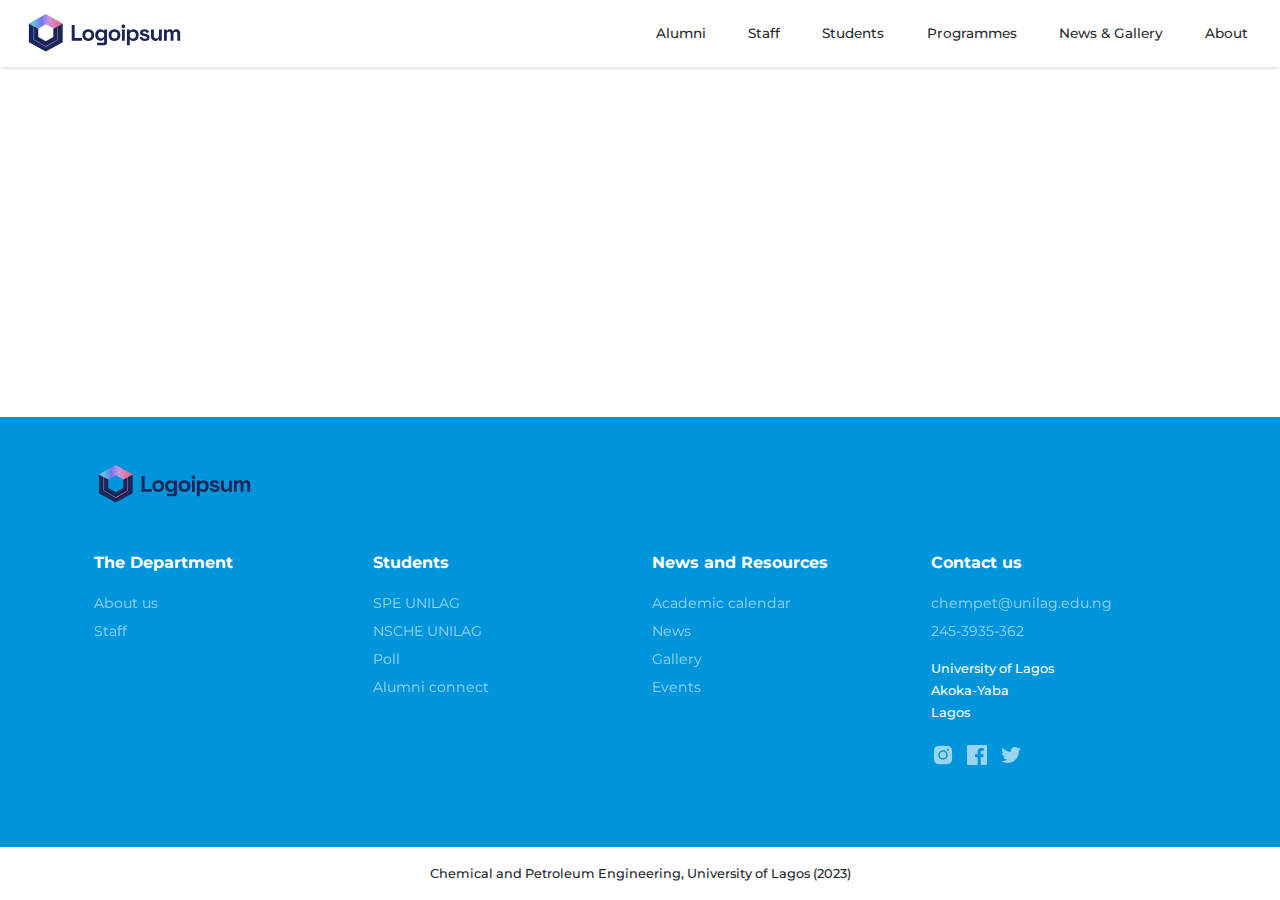
<file: layout.html>
<!DOCTYPE html>
<html lang="en">
	<head>
		<meta charset="UTF-8" />
		<meta name="viewport" content="width=device-width, initial-scale=1.0" />
		<link rel="stylesheet" href="https://cdn.jsdelivr.net/npm/bootstrap@5.3.0/dist/css/bootstrap.min.css" type="text/css" />
		<link rel="stylesheet" href="./assets/styles/header.css" />
		<link rel="stylesheet" href="./assets/styles/footer.css" />
		<title>Layout</title>
	</head>
	<body>
		<header class="v-main-header">
			<div class="v-header-inner row align-items-center justify-content-between col-12 m-0">
				<div class="v-logo col-3">
					<a href="./index.html">
						<img src="./assets/images/dummy-logo.svg" alt="" class="img-fluid" />
					</a>
				</div>
				<div class="col-3 col-lg-6 p-0 px-lg-3">
					<ul class="d-none d-lg-flex align-items-center justify-content-between v-navbar-links">
						<li><a href="">Alumni</a></li>
						<li><a href="./staffs.html">Staff</a></li>
						<li><a href="./students.html">Students</a></li>
						<li><a href="">Programmes</a></li>
						<li><a href="">News & Gallery</a></li>
						<li><a href="./about.html">About</a></li>
					</ul>
					<div class="d-lg-none text-end">
						<button type="button" class="v-sidebar-toggler">
							<svg xmlns="http://www.w3.org/2000/svg" width="32" height="32" viewBox="0 0 32 32">
								<path
									fill="none"
									stroke="currentColor"
									stroke-linecap="round"
									stroke-linejoin="round"
									stroke-width="2"
									d="M4 8h24M4 16h24M4 24h24" />
							</svg>
						</button>
					</div>
				</div>
			</div>
		</header>
		<main>
			<section class="v-hero-section"></section>
		</main>
		<!-- footer @::start -->
		<footer>
			<div class="container">
				<div class="v-logo px-3">
					<a href="">
						<img src="./assets/images/dummy-logo.svg" alt="" class="img-fluid" />
					</a>
				</div>
				<div class="row col-12 m-0 v-footer_inner">
					<section class="col-sm-6 col-md-5 col-lg-3 order-4 order-lg-1">
						<div>
							<span>
								<header>Contact us</header>
								<ul>
									<li><a href="">chempet@unilag.edu.ng</a></li>
									<li><a href="">245-3935-362</a></li>
								</ul>
							</span>
							<div class="v-location-container">
								<span class="v-college-name">University of Lagos</span>
								<span class="v-location">Akoka-Yaba</span>
								<span class="v-state">Lagos</span>
								<ul class="v-social-links">
									<li>
										<a href="">
											<svg xmlns="http://www.w3.org/2000/svg" width="24" height="24" viewBox="0 0 24 24">
												<path fill="currentColor" d="M12 8.75a3.25 3.25 0 1 0 0 6.5a3.25 3.25 0 0 0 0-6.5Z" />
												<path
													fill="currentColor"
													fill-rule="evenodd"
													d="M6.77 3.082a47.472 47.472 0 0 1 10.46 0c1.899.212 3.43 1.707 3.653 3.613a45.67 45.67 0 0 1 0 10.61c-.223 1.906-1.754 3.401-3.652 3.614a47.468 47.468 0 0 1-10.461 0c-1.899-.213-3.43-1.708-3.653-3.613a45.672 45.672 0 0 1 0-10.611C3.34 4.789 4.871 3.294 6.77 3.082ZM17 6a1 1 0 1 0 0 2a1 1 0 0 0 0-2Zm-9.75 6a4.75 4.75 0 1 1 9.5 0a4.75 4.75 0 0 1-9.5 0Z"
													clip-rule="evenodd" />
											</svg>
										</a>
									</li>
									<li>
										<a href="">
											<svg xmlns="http://www.w3.org/2000/svg" width="24" height="24" viewBox="0 0 24 24">
												<g id="feFacebook0" fill="none" fill-rule="evenodd" stroke="none" stroke-width="1">
													<g id="feFacebook1" fill="currentColor">
														<path
															id="feFacebook2"
															d="M15.725 22v-7.745h2.6l.389-3.018h-2.99V9.31c0-.874.243-1.47 1.497-1.47h1.598v-2.7a21.391 21.391 0 0 0-2.33-.12c-2.304 0-3.881 1.407-3.881 3.99v2.227H10v3.018h2.607V22H3.104C2.494 22 2 21.506 2 20.896V3.104C2 2.494 2.494 2 3.104 2h17.792C21.506 2 22 2.494 22 3.104v17.792c0 .61-.494 1.104-1.104 1.104h-5.171Z" />
													</g>
												</g>
											</svg>
										</a>
									</li>
									<li>
										<a href="">
											<svg xmlns="http://www.w3.org/2000/svg" width="24" height="24" viewBox="-2 -4 24 24">
												<path
													fill="currentColor"
													d="M20 1.907a8.292 8.292 0 0 1-2.356.637A4.07 4.07 0 0 0 19.448.31a8.349 8.349 0 0 1-2.607.98A4.12 4.12 0 0 0 13.846.015c-2.266 0-4.103 1.81-4.103 4.04c0 .316.036.625.106.92A11.708 11.708 0 0 1 1.393.754a3.964 3.964 0 0 0-.554 2.03a4.02 4.02 0 0 0 1.824 3.363A4.151 4.151 0 0 1 .805 5.64v.05c0 1.958 1.415 3.591 3.29 3.963a4.216 4.216 0 0 1-1.08.141c-.265 0-.522-.025-.773-.075a4.098 4.098 0 0 0 3.832 2.807a8.312 8.312 0 0 1-5.095 1.727c-.332 0-.658-.02-.979-.056a11.727 11.727 0 0 0 6.289 1.818c7.547 0 11.673-6.157 11.673-11.496l-.014-.523A8.126 8.126 0 0 0 20 1.907z" />
											</svg>
										</a>
									</li>
								</ul>
							</div>
						</div>
					</section>
					<section class="col-sm-6 col-md-5 col-lg-3">
						<div>
							<header>The Department</header>
							<ul>
								<li><a href="">About us</a></li>
								<li><a href="">Staff</a></li>
							</ul>
						</div>
					</section>
					<section class="col-sm-6 col-md-5 col-lg-3">
						<div>
							<header>Students</header>
							<ul>
								<li><a href="">SPE UNILAG</a></li>
								<li><a href="">NSCHE UNILAG</a></li>
								<li><a href="">Poll</a></li>
								<li><a href="">Alumni connect</a></li>
							</ul>
						</div>
					</section>
					<section class="col-sm-6 col-md-5 col-lg-3">
						<div>
							<header>News and Resources</header>
							<ul>
								<li><a href="">Academic calendar</a></li>
								<li><a href="">News</a></li>
								<li><a href="">Gallery</a></li>
								<li><a href="">Events</a></li>
							</ul>
						</div>
					</section>
				</div>
			</div>
			<div class="v-post-footer text-center">
				<span>Chemical and Petroleum Engineering, University of Lagos (2023)</span>
			</div>
		</footer>
		<!-- footer @::end -->

		<!-- custom sidebar @::start -->
		<div class="v-sidebar">
			<div class="v-sidebar-container col-10 col-sm-7 col-md-7">
				<div class="v-sidebar-header">
					<div class="v-logo position-relative d-flex align-items-center">
						<a href="">
							<img src="./assets/images/dummy-logo.svg" alt="" class="img-fluid" />
						</a>
						<button type="button" class="v-sidebar-close">
							<svg xmlns="http://www.w3.org/2000/svg" width="16" height="16" viewBox="0 0 16 16">
								<path
									fill="currentColor"
									d="M3.72 3.72a.75.75 0 0 1 1.06 0L8 6.94l3.22-3.22a.749.749 0 0 1 1.275.326a.749.749 0 0 1-.215.734L9.06 8l3.22 3.22a.749.749 0 0 1-.326 1.275a.749.749 0 0 1-.734-.215L8 9.06l-3.22 3.22a.751.751 0 0 1-1.042-.018a.751.751 0 0 1-.018-1.042L6.94 8L3.72 4.78a.75.75 0 0 1 0-1.06Z" />
							</svg>
						</button>
					</div>
				</div>
				<div class="v-sidebar-body">
					Lorem ipsum dolor sit amet consectetur adipisicing elit. Sed, qui a dolorem quam ullam accusamus cum ut, consequatur expedita,
					sapiente molestias quos odit dolorum laborum sit ipsam repellendus perspiciatis quidem!
				</div>
			</div>
		</div>
		<!-- custom sidebar @::end -->
		<script src="https://cdn.jsdelivr.net/npm/bootstrap@5.3.0/dist/js/bootstrap.bundle.min.js"></script>
		<script src="./assets/js/menu.js"></script>
	</body>
</html>
</file>
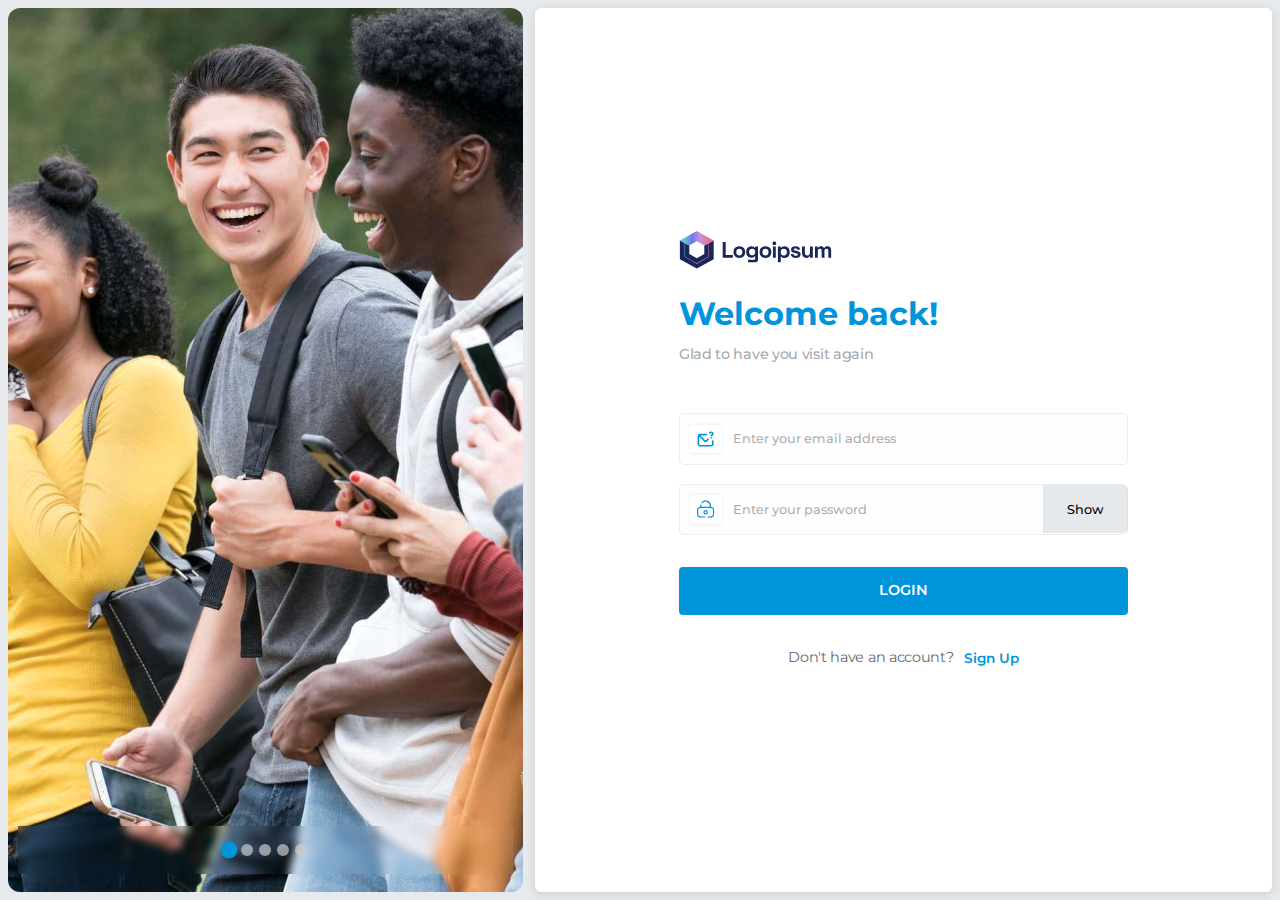
<file: login.html>
<!DOCTYPE html>
<html lang="en">
	<head>
		<meta charset="UTF-8" />
		<meta name="viewport" content="width=device-width, initial-scale=1.0" />
		<link rel="stylesheet" href="https://cdn.jsdelivr.net/npm/bootstrap@5.3.0/dist/css/bootstrap.min.css" type="text/css" />
		<link rel="stylesheet" href="./assets/styles/header.css" />
		<link rel="stylesheet" href="./assets/styles/login.css" />
		<link rel="stylesheet" href="./assets/styles/splide.min.css" />
		<title>Sign Up</title>
	</head>
	<body>
		<main>
			<div class="v-house_container">
				<div class="row col-12 align-items-stretch m-0 h-100">
					<div class="col-lg-5 d-none d-lg-block v-images-container ps-0">
						<div class="splide" id="main-slider" aria-label="gallery">
							<div class="splide__track">
								<ul class="splide__list">
									<li class="splide__slide">
										<div class="v-image-container">
											<img src="./assets/images/group-of-students.jpeg" alt="" class="img-fluid v-d-image" />
										</div>
									</li>
									<li class="splide__slide">
										<div class="v-image-container">
											<img src="./assets/images/education_college_students__personal.png" alt="" class="img-fluid v-d-image" />
										</div>
									</li>
									<li class="splide__slide">
										<div class="v-image-container">
											<img src="./assets/images/female-college-student.jpg" alt="" class="img-fluid v-d-image" />
										</div>
									</li>
									<li class="splide__slide">
										<div class="v-image-container">
											<img src="./assets/images/libary-image-two.jpg" alt="" class="img-fluid v-d-image" />
										</div>
									</li>
									<li class="splide__slide">
										<div class="v-image-container">
											<img src="./assets/images/library-image-four.jpg" alt="" class="img-fluid v-d-image" />
										</div>
									</li>
								</ul>
							</div>
						</div>
					</div>
					<div class="v-sign-in-container col-lg-7">
						<div class="v-inner-sign-in col-12 col-sm-9 col-md-8 mx-auto">
							<header>
								<div class="v-image-logo mb-3">
									<img src="./assets/images/dummy-logo.svg" alt="" class="img-fluid" />
								</div>
								<h2 class="v-title">Welcome back!</h2>
								<span class="v-subtext"> Glad to have you visit again </span>
							</header>
							<form action="">
								<div class="d-flex flex-column">
									<div class="v-form-input">
										<span class="position-absolute v-icon-container">
											<svg xmlns="http://www.w3.org/2000/svg" width="24" height="24" viewBox="0 0 24 24">
												<path
													fill="currentColor"
													d="M16.77 5.37A1 1 0 0 0 18.13 5a1 1 0 0 1 .87-.5a1 1 0 0 1 0 2a1 1 0 0 0 0 2A3 3 0 1 0 16.4 4a1 1 0 0 0 .37 1.37ZM21 13.5a1 1 0 0 0-1 1v4a1 1 0 0 1-1 1H5a1 1 0 0 1-1-1V8.91l5.88 5.89a3 3 0 0 0 4.24 0l1.64-1.64a1 1 0 1 0-1.42-1.42l-1.64 1.64a1 1 0 0 1-1.4 0L5.41 7.5H13a1 1 0 0 0 0-2H5a3 3 0 0 0-3 3v10a3 3 0 0 0 3 3h14a3 3 0 0 0 3-3v-4a1 1 0 0 0-1-1Zm-2.71-3.71a1 1 0 0 0 0 1.42l.15.12a.76.76 0 0 0 .18.09a.64.64 0 0 0 .18.06h.2a1 1 0 0 0 .71-1.71a1 1 0 0 0-1.42.02Z" />
											</svg>
										</span>
										<input type="email" class="form-control" id="email" placeholder="Enter your email address" />
									</div>
									<div class="v-form-input">
										<span class="position-absolute v-icon-container">
											<svg xmlns="http://www.w3.org/2000/svg" width="24" height="24" viewBox="0 0 24 24">
												<g fill="none" stroke="currentColor" stroke-width="1.5">
													<circle cx="12" cy="16" r="2" />
													<path
														stroke-linecap="round"
														d="M6 10V8c0-.34.028-.675.083-1M18 10V8A6 6 0 0 0 7.5 4.031M11 22H8c-2.828 0-4.243 0-5.121-.879C2 20.243 2 18.828 2 16c0-2.828 0-4.243.879-5.121C3.757 10 5.172 10 8 10h8c2.828 0 4.243 0 5.121.879C22 11.757 22 13.172 22 16c0 2.828 0 4.243-.879 5.121C20.243 22 18.828 22 16 22h-1" />
												</g>
											</svg>
										</span>
										<input type="password" class="form-control" id="password" placeholder="Enter your password" />
										<button type="button" class="v-password-toggler position-absolute">
											<span>Show</span>
										</button>
									</div>
								</div>
								<div class="v-submit-btn">
									<button type="submit">Login</button>
								</div>
								<div class="v-sign-up">
									<span>
										<span>Don't have an account?</span>
										<a href="./signup.html">Sign Up</a>
									</span>
								</div>
							</form>
						</div>
					</div>
				</div>
			</div>
		</main>
		<script src="https://cdn.jsdelivr.net/npm/bootstrap@5.3.0/dist/js/bootstrap.bundle.min.js"></script>
		<script src="./assets/js/splide.js"></script>
		<script>
			var main = new Splide(".splide", {
				type: "fade",
				heightRatio: 0.5,
				pagination: true,
				arrows: false,
				autoplay: true,
				cover: true,
			});

			main.mount();
		</script>
	</body>
</html>
</file>
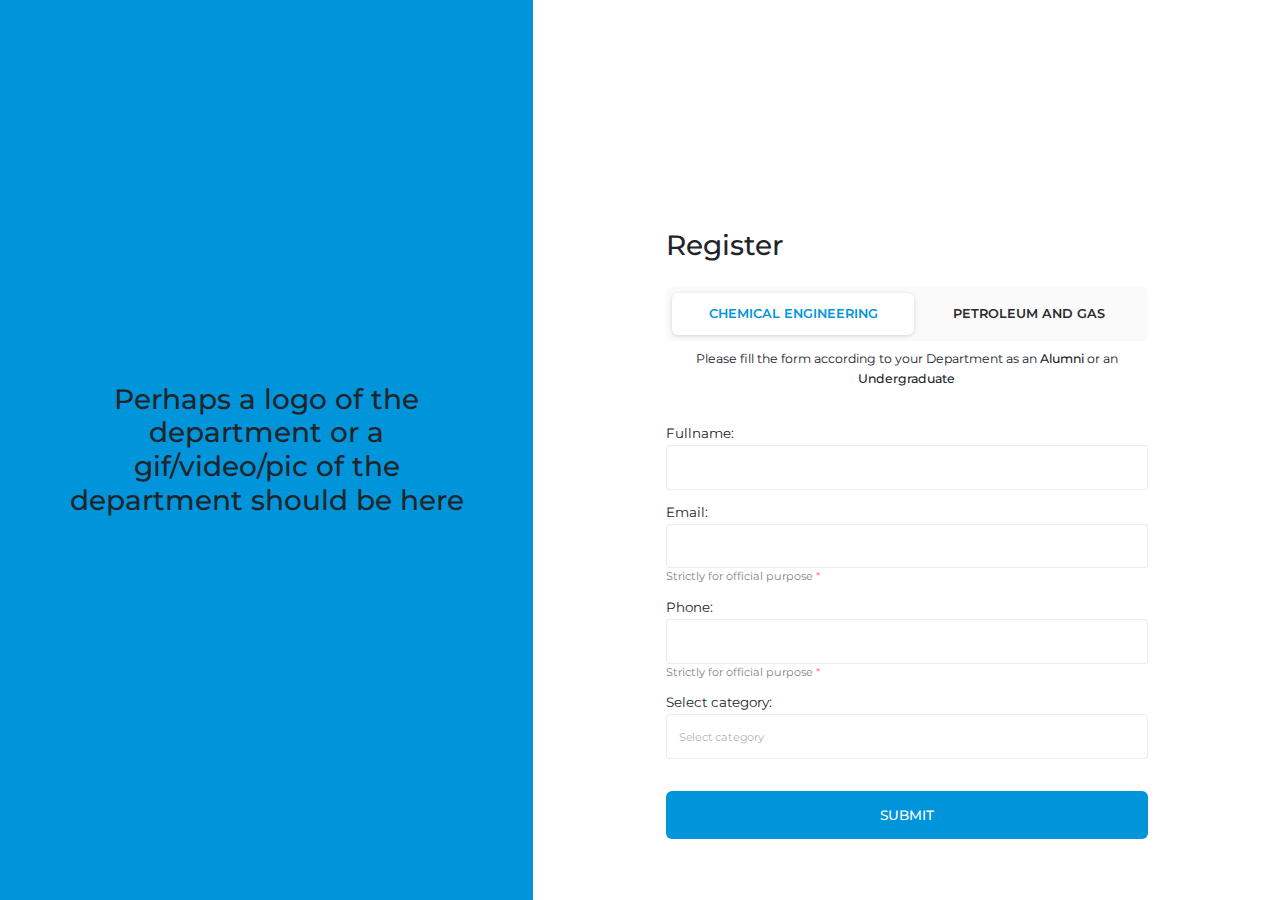
<file: signup.html>
<!DOCTYPE html>
<html lang="en">
	<head>
		<meta charset="UTF-8" />
		<meta name="viewport" content="width=device-width, initial-scale=1.0" />
		<link rel="stylesheet" href="https://cdn.jsdelivr.net/npm/bootstrap@5.3.0/dist/css/bootstrap.min.css" type="text/css" />
		<link rel="stylesheet" href="./assets/styles/header.css" />
		<link rel="stylesheet" href="./assets/styles/form.css" />

		<title>Sign Up</title>
	</head>
	<body>
		<main>
			<div class="row col-12 m-0 align-items-stretch form-container">
				<div class="col-lg-5 d-none d-lg-inline-grid _iasnfi">
					<h3>Perhaps a logo of the department or a gif/video/pic of the department should be here</h3>
				</div>
				<div class="col-lg-7 form-main has-scroll">
					<div class="form-main-container col-md-8 col-lg-10 col-xl-8 mx-auto">
						<div class="my-4"><h3>Register</h3></div>
						<ul class="nav nav-pills" id="pills-tab" role="tablist">
							<li class="nav-item" role="presentation">
								<button
									class="nav-link active"
									id="pills-chemical-tab"
									data-bs-toggle="pill"
									data-bs-target="#pills-chemical"
									type="button"
									role="tab"
									aria-controls="pills-chemical"
									aria-selected="true">
									Chemical Engineering
								</button>
							</li>
							<li class="nav-item" role="presentation">
								<button
									class="nav-link"
									id="pills-pgg-tab"
									data-bs-toggle="pill"
									data-bs-target="#pills-pgg"
									type="button"
									role="tab"
									aria-controls="pills-pgg"
									aria-selected="false">
									Petroleum and gas
								</button>
							</li>
						</ul>
						<div class="extra-info">
							<small>
								Please fill the form according to your Department as an <span>Alumni</span> or an <span>Undergraduate</span>
							</small>
						</div>
						<form action="">
							<div class="tab-content" id="pills-tabContent">
								<div
									class="tab-pane fade show active"
									id="pills-chemical"
									role="tabpanel"
									aria-labelledby="pills-chemical-tab"
									tabindex="0">
									<div class="form-controls-container">
										<!-- each form input @::start -->
										<div class="form-input">
											<label for="fullname" class="form-label">Fullname:</label>
											<input type="text" class="form-control" autocomplete="off" value="" id="fullname" placeholder="" />
										</div>
										<!-- each form input @::end -->
										<!-- each form input @::start -->
										<div class="form-input">
											<label for="email" class="form-label">Email:</label>
											<input type="email" value="" class="form-control" autocomplete="off" id="email" placeholder="" />
											<small class="official">Strictly for official purpose <span>*</span></small>
										</div>
										<!-- each form input @::end -->
										<!-- each form input @::start -->
										<div class="form-input">
											<label for="phone" class="form-label">Phone:</label>
											<input
												type="tel"
												inputmode="numeric"
												class="form-control"
												autocomplete="off"
												value=""
												id="phone"
												placeholder="" />
											<small class="official">Strictly for official purpose <span>*</span></small>
										</div>
										<!-- each form input @::end -->
										<!-- each form input @::start -->
										<div class="form-input category">
											<label for="chem-select-category" class="form-label"> Select category:</label>
											<input
												type="text"
												inputmode="text"
												value=""
												class="form-control select-category-class"
												autocomplete="off"
												id="pgg-select-category"
												placeholder="Select category" />
											<ul class="select-category has-dropdown has-scroll">
												<li>
													<button name="alumni" type="button">Alumni</button>
												</li>
												<li>
													<button name="staff" type="button">Staff</button>
												</li>
												<li>
													<button name="student" type="button">Student</button>
												</li>
											</ul>
										</div>
										<!-- each form input @::end -->
										<!-- each form input @::start -->
										<div class="form-input graduation-year-form-input">
											<label for="chem-graduation-year" class="form-label"> Graduation year: </label>
											<input
												type="text"
												inputmode="text"
												value=""
												class="form-control graduation-year"
												autocomplete="off"
												id="chem-graduation-year"
												placeholder="Enter graduation year" />
											<ul class="graduation-year has-dropdown has-scroll">
												<li><button type="button">2020</button></li>
												<li><button type="button">2020</button></li>
												<li><button type="button">2021</button></li>
												<li><button type="button">2021</button></li>
												<li><button type="button">2022</button></li>
												<li><button type="button">2022</button></li>
												<li><button type="button">2023</button></li>
												<li><button type="button">2023</button></li>
												<li><button type="button">2024</button></li>
												<li><button type="button">2024</button></li>
											</ul>
										</div>
										<!-- each form input @::end -->
									</div>
								</div>
								<div class="tab-pane fade" id="pills-pgg" role="tabpanel" aria-labelledby="pills-pgg-tab" tabindex="0">
									<div class="form-controls-container">
										<!-- each form input @::start -->
										<div class="form-input">
											<label for="fullname" class="form-label">Fullname:</label>
											<input type="text" class="form-control" autocomplete="off" value="" id="fullname" placeholder="" />
										</div>
										<!-- each form input @::end -->
										<!-- each form input @::start -->
										<div class="form-input">
											<label for="email" class="form-label">Email:</label>
											<input type="email" value="" class="form-control" autocomplete="off" id="email" placeholder="" />
											<small class="official">Strictly for official purpose <span>*</span></small>
										</div>
										<!-- each form input @::end -->
										<!-- each form input @::start -->
										<div class="form-input">
											<label for="phone" class="form-label">Phone:</label>
											<input
												type="tel"
												inputmode="numeric"
												class="form-control"
												autocomplete="off"
												value=""
												id="phone"
												placeholder="" />
											<small class="official">Strictly for official purpose <span>*</span></small>
										</div>
										<!-- each form input @::end -->
										<!-- each form input @::start -->
										<div class="form-input category">
											<label for="pgg-select-category" class="form-label"> Select category:</label>
											<input
												type="text"
												inputmode="text"
												value=""
												class="form-control select-category-class"
												autocomplete="off"
												id="pgg-select-category"
												placeholder="Select category" />
											<ul class="select-category has-dropdown has-scroll">
												<li>
													<button name="alumni" type="button">Alumni</button>
												</li>
												<li>
													<button name="staff" type="button">Staff</button>
												</li>
												<li>
													<button name="student" type="button">Student</button>
												</li>
											</ul>
										</div>
										<!-- each form input @::end -->
										<!-- each form input @::start -->
										<div class="form-input graduation-year-form-input">
											<label for="pgg-graduation-year" class="form-label"> Graduation year: </label>
											<input
												type="text"
												inputmode="text"
												value=""
												class="form-control graduation-year"
												autocomplete="off"
												id="pgg-graduation-year"
												placeholder="Enter graduation year" />
											<ul class="graduation-year has-dropdown has-scroll">
												<li><button type="button">2020</button></li>
												<li><button type="button">2020</button></li>
												<li><button type="button">2021</button></li>
												<li><button type="button">2021</button></li>
												<li><button type="button">2022</button></li>
												<li><button type="button">2022</button></li>
												<li><button type="button">2023</button></li>
												<li><button type="button">2023</button></li>
												<li><button type="button">2024</button></li>
												<li><button type="button">2024</button></li>
											</ul>
										</div>
										<!-- each form input @::end -->
									</div>
								</div>
								<div class="submit-btn-container"><button type="submit">Submit</button></div>
							</div>
						</form>
					</div>
				</div>
			</div>
		</main>
		<script src="https://cdn.jsdelivr.net/npm/bootstrap@5.3.0/dist/js/bootstrap.bundle.min.js"></script>
		<script src="./assets/js/signup.js"></script>
	</body>
</html>
</file>
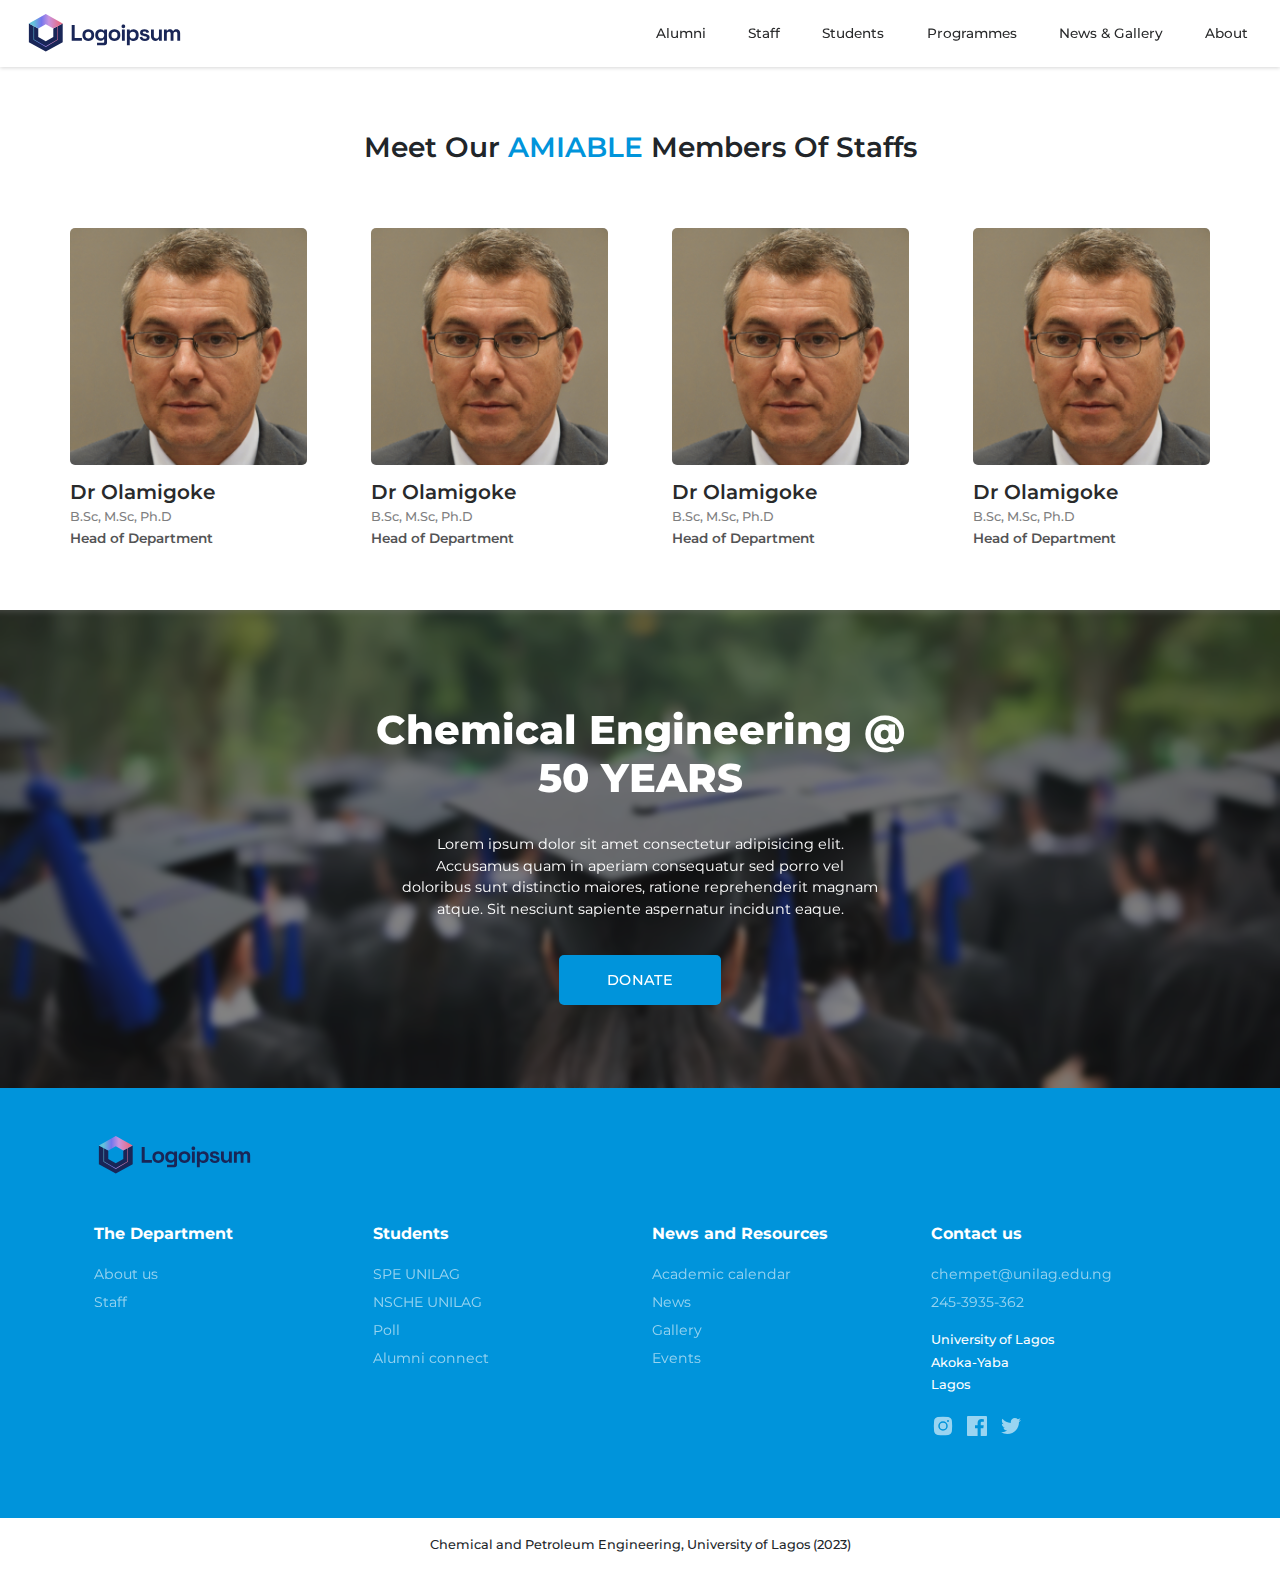
<file: staffs.html>
<!DOCTYPE html>
<html lang="en">
	<head>
		<meta charset="UTF-8" />
		<meta name="viewport" content="width=device-width, initial-scale=1.0" />
		<link rel="stylesheet" href="https://cdn.jsdelivr.net/npm/bootstrap@5.3.0/dist/css/bootstrap.min.css" type="text/css" />
		<link rel="stylesheet" href="./assets/styles/header.css" />
		<link rel="stylesheet" href="./assets/styles/staffs.css" />
		<link rel="stylesheet" href="./assets/styles/footer.css" />
		<title>Alumni</title>
	</head>
	<body>
		<header class="v-main-header">
			<div class="v-header-inner row align-items-center justify-content-between col-12 m-0">
				<div class="v-logo col-3">
					<a href="./index.html">
						<img src="./assets/images/dummy-logo.svg" alt="" class="img-fluid" />
					</a>
				</div>
				<div class="col-3 col-lg-6 p-0 px-lg-3">
					<ul class="d-none d-lg-flex align-items-center justify-content-between v-navbar-links">
						<li><a href="">Alumni</a></li>
						<li><a href="./staffs.html">Staff</a></li>
						<li><a href="./students.html">Students</a></li>
						<li><a href="">Programmes</a></li>
						<li><a href="">News & Gallery</a></li>
						<li><a href="./about.html">About</a></li>
					</ul>
					<div class="d-lg-none text-end">
						<button type="button" class="v-sidebar-toggler">
							<svg xmlns="http://www.w3.org/2000/svg" width="32" height="32" viewBox="0 0 32 32">
								<path
									fill="none"
									stroke="currentColor"
									stroke-linecap="round"
									stroke-linejoin="round"
									stroke-width="2"
									d="M4 8h24M4 16h24M4 24h24" />
							</svg>
						</button>
					</div>
				</div>
			</div>
		</header>
		<main>
			<section>
				<div class="v-hero-container"></div>
			</section>
			<section>
				<div class="container p-sm-0">
					<div class="v-container-title text-center">
						<h3 class="v-title">Meet our <span class="v-color-it">amiable</span> members of staffs</h3>
					</div>
					<div class="v-grid-container">
						<!-- each v-container@::start -->
						<div class="v-each-item">
							<div class="v-extra-tooltip flex-column-reverse flex-md-row">
								<div class="v-detail col-12">
									<span
										>Lorem ipsum dolor sit amet consectetur adipisicing elit. Error hic, vitae dignissimos eum, fugiat aperiam id
									</span>
									<a href=""> LinkedIn </a>
								</div>
							</div>
							<a href="" class="v-each-item-inner">
								<div class="v-image-container">
									<img src="./assets/images/user-2.jfif" alt="" class="img-fluid" />
								</div>
								<div class="v-each-item-content">
									<h5 class="v-name-title">Dr Olamigoke</h5>
									<span class="v-degree">B.Sc, M.Sc, Ph.D</span>
									<span class="v-position">Head of Department</span>
								</div>
							</a>
						</div>
						<!-- each v-container@::end -->
						<!-- each v-container@::start -->
						<div class="v-each-item">
							<div class="v-extra-tooltip flex-column-reverse flex-md-row">
								<div class="v-detail col-12">
									<span
										>Lorem ipsum dolor sit amet consectetur adipisicing elit. Error hic, vitae dignissimos eum, fugiat aperiam id
									</span>
									<a href=""> LinkedIn </a>
								</div>
							</div>
							<a href="" class="v-each-item-inner">
								<div class="v-image-container">
									<img src="./assets/images/user-2.jfif" alt="" class="img-fluid" />
								</div>
								<div class="v-each-item-content">
									<h5 class="v-name-title">Dr Olamigoke</h5>
									<span class="v-degree">B.Sc, M.Sc, Ph.D</span>
									<span class="v-position">Head of Department</span>
								</div>
							</a>
						</div>
						<!-- each v-container@::end -->
						<!-- each v-container@::start -->
						<div class="v-each-item">
							<div class="v-extra-tooltip flex-column-reverse flex-md-row">
								<div class="v-detail col-12">
									<span
										>Lorem ipsum dolor sit amet consectetur adipisicing elit. Error hic, vitae dignissimos eum, fugiat aperiam id
									</span>
									<a href=""> LinkedIn </a>
								</div>
							</div>
							<a href="" class="v-each-item-inner">
								<div class="v-image-container">
									<img src="./assets/images/user-2.jfif" alt="" class="img-fluid" />
								</div>
								<div class="v-each-item-content">
									<h5 class="v-name-title">Dr Olamigoke</h5>
									<span class="v-degree">B.Sc, M.Sc, Ph.D</span>
									<span class="v-position">Head of Department</span>
								</div>
							</a>
						</div>
						<!-- each v-container@::end -->
						<!-- each v-container@::start -->
						<div class="v-each-item">
							<div class="v-extra-tooltip flex-column-reverse flex-md-row">
								<div class="v-detail col-12">
									<span
										>Lorem ipsum dolor sit amet consectetur adipisicing elit. Error hic, vitae dignissimos eum, fugiat aperiam id
									</span>
									<a href=""> LinkedIn </a>
								</div>
							</div>
							<a href="" class="v-each-item-inner">
								<div class="v-image-container">
									<img src="./assets/images/user-2.jfif" alt="" class="img-fluid" />
								</div>
								<div class="v-each-item-content">
									<h5 class="v-name-title">Dr Olamigoke</h5>
									<span class="v-degree">B.Sc, M.Sc, Ph.D</span>
									<span class="v-position">Head of Department</span>
								</div>
							</a>
						</div>
						<!-- each v-container@::end -->
					</div>
				</div>
			</section>
			<section>
				<div class="v-pre-footer position-relative">
					<div class="v-layer-image position-absolute">
						<img src="./assets/images/college-graduation.webp" alt="" class="img-fluid" />
					</div>
					<div class="container p-0 position-relative">
						<div class="v-content-container col-11 col-md-12 col-lg-6 text-center mx-auto">
							<div class="v-title-container">
								<h2 class="v-title">Chemical Engineering @ 50 YEARS</h2>
							</div>
							<div class="v-subtext">
								<span>
									Lorem ipsum dolor sit amet consectetur adipisicing elit. Accusamus quam in aperiam consequatur sed porro vel
									doloribus sunt distinctio maiores, ratione reprehenderit magnam atque. Sit nesciunt sapiente aspernatur incidunt
									eaque.
								</span>
							</div>
							<div class="v-link">
								<a href="">Donate</a>
							</div>
						</div>
					</div>
				</div>
			</section>
		</main>
		<footer>
			<div class="container">
				<div class="v-logo px-3">
					<a href="">
						<img src="./assets/images/dummy-logo.svg" alt="" class="img-fluid" />
					</a>
				</div>
				<div class="row col-12 m-0 v-footer_inner">
					<section class="col-sm-6 col-md-5 col-lg-3 order-4 order-lg-1">
						<div>
							<span>
								<header>Contact us</header>
								<ul>
									<li><a href="">chempet@unilag.edu.ng</a></li>
									<li><a href="">245-3935-362</a></li>
								</ul>
							</span>
							<div class="v-location-container">
								<span class="v-college-name">University of Lagos</span>
								<span class="v-location">Akoka-Yaba</span>
								<span class="v-state">Lagos</span>
								<ul class="v-social-links">
									<li>
										<a href="">
											<svg xmlns="http://www.w3.org/2000/svg" width="24" height="24" viewBox="0 0 24 24">
												<path fill="currentColor" d="M12 8.75a3.25 3.25 0 1 0 0 6.5a3.25 3.25 0 0 0 0-6.5Z" />
												<path
													fill="currentColor"
													fill-rule="evenodd"
													d="M6.77 3.082a47.472 47.472 0 0 1 10.46 0c1.899.212 3.43 1.707 3.653 3.613a45.67 45.67 0 0 1 0 10.61c-.223 1.906-1.754 3.401-3.652 3.614a47.468 47.468 0 0 1-10.461 0c-1.899-.213-3.43-1.708-3.653-3.613a45.672 45.672 0 0 1 0-10.611C3.34 4.789 4.871 3.294 6.77 3.082ZM17 6a1 1 0 1 0 0 2a1 1 0 0 0 0-2Zm-9.75 6a4.75 4.75 0 1 1 9.5 0a4.75 4.75 0 0 1-9.5 0Z"
													clip-rule="evenodd" />
											</svg>
										</a>
									</li>
									<li>
										<a href="">
											<svg xmlns="http://www.w3.org/2000/svg" width="24" height="24" viewBox="0 0 24 24">
												<g id="feFacebook0" fill="none" fill-rule="evenodd" stroke="none" stroke-width="1">
													<g id="feFacebook1" fill="currentColor">
														<path
															id="feFacebook2"
															d="M15.725 22v-7.745h2.6l.389-3.018h-2.99V9.31c0-.874.243-1.47 1.497-1.47h1.598v-2.7a21.391 21.391 0 0 0-2.33-.12c-2.304 0-3.881 1.407-3.881 3.99v2.227H10v3.018h2.607V22H3.104C2.494 22 2 21.506 2 20.896V3.104C2 2.494 2.494 2 3.104 2h17.792C21.506 2 22 2.494 22 3.104v17.792c0 .61-.494 1.104-1.104 1.104h-5.171Z" />
													</g>
												</g>
											</svg>
										</a>
									</li>
									<li>
										<a href="">
											<svg xmlns="http://www.w3.org/2000/svg" width="24" height="24" viewBox="-2 -4 24 24">
												<path
													fill="currentColor"
													d="M20 1.907a8.292 8.292 0 0 1-2.356.637A4.07 4.07 0 0 0 19.448.31a8.349 8.349 0 0 1-2.607.98A4.12 4.12 0 0 0 13.846.015c-2.266 0-4.103 1.81-4.103 4.04c0 .316.036.625.106.92A11.708 11.708 0 0 1 1.393.754a3.964 3.964 0 0 0-.554 2.03a4.02 4.02 0 0 0 1.824 3.363A4.151 4.151 0 0 1 .805 5.64v.05c0 1.958 1.415 3.591 3.29 3.963a4.216 4.216 0 0 1-1.08.141c-.265 0-.522-.025-.773-.075a4.098 4.098 0 0 0 3.832 2.807a8.312 8.312 0 0 1-5.095 1.727c-.332 0-.658-.02-.979-.056a11.727 11.727 0 0 0 6.289 1.818c7.547 0 11.673-6.157 11.673-11.496l-.014-.523A8.126 8.126 0 0 0 20 1.907z" />
											</svg>
										</a>
									</li>
								</ul>
							</div>
						</div>
					</section>
					<section class="col-sm-6 col-md-5 col-lg-3">
						<div>
							<header>The Department</header>
							<ul>
								<li><a href="">About us</a></li>
								<li><a href="">Staff</a></li>
							</ul>
						</div>
					</section>
					<section class="col-sm-6 col-md-5 col-lg-3">
						<div>
							<header>Students</header>
							<ul>
								<li><a href="">SPE UNILAG</a></li>
								<li><a href="">NSCHE UNILAG</a></li>
								<li><a href="">Poll</a></li>
								<li><a href="">Alumni connect</a></li>
							</ul>
						</div>
					</section>
					<section class="col-sm-6 col-md-5 col-lg-3">
						<div>
							<header>News and Resources</header>
							<ul>
								<li><a href="">Academic calendar</a></li>
								<li><a href="">News</a></li>
								<li><a href="">Gallery</a></li>
								<li><a href="">Events</a></li>
							</ul>
						</div>
					</section>
				</div>
			</div>
			<div class="v-post-footer text-center">
				<span>Chemical and Petroleum Engineering, University of Lagos (2023)</span>
			</div>
		</footer>
		<div class="v-sidebar">
			<div class="v-sidebar-container col-10 col-sm-7 col-md-7">
				<div class="v-sidebar-header">
					<div class="v-logo position-relative d-flex align-items-center">
						<a href="">
							<img src="./assets/images/dummy-logo.svg" alt="" class="img-fluid" />
						</a>
						<button type="button" class="v-sidebar-close">
							<svg xmlns="http://www.w3.org/2000/svg" width="16" height="16" viewBox="0 0 16 16">
								<path
									fill="currentColor"
									d="M3.72 3.72a.75.75 0 0 1 1.06 0L8 6.94l3.22-3.22a.749.749 0 0 1 1.275.326a.749.749 0 0 1-.215.734L9.06 8l3.22 3.22a.749.749 0 0 1-.326 1.275a.749.749 0 0 1-.734-.215L8 9.06l-3.22 3.22a.751.751 0 0 1-1.042-.018a.751.751 0 0 1-.018-1.042L6.94 8L3.72 4.78a.75.75 0 0 1 0-1.06Z" />
							</svg>
						</button>
					</div>
				</div>
				<div class="v-sidebar-body">
					Lorem ipsum dolor sit amet consectetur adipisicing elit. Sed, qui a dolorem quam ullam accusamus cum ut, consequatur expedita,
					sapiente molestias quos odit dolorum laborum sit ipsam repellendus perspiciatis quidem!
				</div>
			</div>
		</div>
		<script src="https://cdn.jsdelivr.net/npm/bootstrap@5.3.0/dist/js/bootstrap.bundle.min.js"></script>
		<script src="./assets/js/menu.js"></script>
	</body>
</html>
</file>
<file: assets/styles/header.css>
@font-face {
	font-family: Montserrat;
	src: url(../fonts/Montserrat-VariableFont_wght.ttf);
}
:root {
	--font-family: Montserrat;
	--color: 0 148 219;
	--primary-clr: rgb(var(--color));
	--primary-clr-opacity: rgba(var(--color) / 15%);
	--primary-clr-dark-variation: #0e84bd;
	--border-clr: #87878729;
	--border-thin: 1px solid var(--border-clr);
	--border-md: 1.5px solid var(--border-clr);
	--border-md-wt-clr: 1.5px solid;
	--border-thin-wt-clr: 1px solid;
	--grey: #dddede24;
	--white: #fff;
	--text-clr: #292a2b;
	--red: #ff0000;
	--bg-selection-clr: rgba(var(--color) / 40%);
}
*::selection {
	background-color: var(--bg-selection-clr);
}
:is(*, *::after, *::before):not(section.v-gallery-section *) {
	font-family: var(--font-family);
	text-rendering: optimizeLegibility;
	box-sizing: border-box;
	transition: 250ms ease;
}
:is(*, *::after, *::before):focus-visible {
	outline: 0px solid var(--primary-clr);
}
:is(ul, li) {
	list-style: none;
	list-style-type: none;
	padding: 0;
	margin: 0;
}
:is(h1, h2, h3, h4, h5, h6, p) {
	margin: 0;
}
:is(button, a) {
	font-size: 0.85rem;
	text-decoration: none;
}
button {
	font-weight: 500;
	will-change: background;
	width: 100%;
	border: none;
}
body:has(.v-sidebar.active) {
	overflow: hidden;
}
body:has(header):has(main):has(footer) {
	display: flex;
	flex-direction: column;
	justify-content: space-between;
	min-height: 100vh;
	min-height: 100dvh;
	margin: 0;
}
body:has(header):has(main):has(footer) main {
	flex-grow: 1;
}
header.v-main-header {
	padding: 0.9rem 1rem;
	box-shadow: rgba(0, 0, 0, 0.16) 0px 1px 4px;
	position: sticky;
	top: 0;
	z-index: 10;
	background-color: var(--white);
}
header.v-main-header .v-navbar-links a {
	color: var(--text-clr);
	font-weight: 500;
	position: relative;
}
header.v-main-header .v-navbar-links a::before {
	position: absolute;
	z-index: -1;
	bottom: 0;
	left: 0;
	right: 0;
	content: "";
	background-color: var(--primary-clr);
	height: 2px;
	transform-origin: right;
	transform: scaleX(0);
	transition: transform 300ms ease-in-out;
	width: 100%;
}
header.v-main-header .v-navbar-links a:hover::before {
	transform: scaleX(1);
	transform-origin: left;
}
header.v-main-header .v-sidebar-toggler {
	width: max-content;
	background-color: transparent;
	padding: 0;
}
.v-sidebar {
	position: fixed;
	z-index: 10;
	inset: 0;
	padding: 0.5rem 0.4rem;
	transition: 400ms ease-in;
	overflow: hidden;
	pointer-events: none;
}
.v-sidebar.active {
	pointer-events: auto;
}
.v-sidebar::before {
	content: "";
	inset: 0;
	position: absolute;
	z-index: -1;
	background-color: rgba(0, 0, 0, 0.5);
	backdrop-filter: blur(3px);
	display: block;
	width: 100%;
	height: 100%;
	opacity: 0;
	pointer-events: none;
	visibility: hidden;
	transition: opacity 300ms ease-in-out;
}
.v-sidebar.active::before {
	pointer-events: auto;
	opacity: 1;
	visibility: visible;
}
.v-sidebar-container {
	border-radius: 8px;
	background-color: var(--white);
	height: 100%;
	transform: translateX(calc(-100% - 0.4rem - 4rem));
	transform-origin: left;
	box-shadow: rgba(0, 0, 0, 0.24) 0px 3px 8px;
}
.v-sidebar.active .v-sidebar-container {
	transform: translateX(0);
}
.v-sidebar :is(.v-sidebar-header, .v-sidebar-body) {
	padding: 1rem;
}
.v-sidebar .v-sidebar-close svg {
	--size: 1.4rem;
	pointer-events: none;
	user-select: none;
	width: var(--size);
	height: var(--size);
}
.v-sidebar .v-sidebar-close {
	position: absolute;
	background-color: var(--white);
	width: max-content;
	right: -4rem;
	aspect-ratio: 1/1;
	border-radius: 50%;
	display: flex;
	align-items: center;
	justify-content: center;
}
main {
	scroll-snap-type: y mandatory;
}
main > section {
	scroll-snap-align: center;
}
</file>
<file: assets/styles/index.css>
section .v-color-it {
	color: var(--primary-clr);
}
section.v-hero-section .carousel-inner {
	height: 100vh;
	height: 100dvh;
	user-select: none;
}
section.v-hero-section .v-image-layer {
	position: absolute;
	inset: 0;
	height: 100%;
	width: 100%;
}
section.v-hero-section .carousel-indicators {
	z-index: 3;
}
section.v-hero-section #carousel-image-preview {
	position: relative;
}
section.v-hero-section #carousel-image-preview::before {
	position: absolute;
	content: "";
	height: 100%;
	width: 100%;
	background-color: rgba(0 0 0 / 60%);
	z-index: 1;
}
section.v-hero-section .v-image-layer img {
	width: 100%;
	height: 100%;
	object-fit: cover;
	object-position: center center;
}
section.v-hero-section .v-content-layer {
	position: relative;
	height: 100vh;
	height: 100dvh;
	z-index: 2;
}
section.v-hero-section .v-content-inner {
	display: flex;
	flex-direction: column;
	row-gap: 1.2rem;
}
section.v-hero-section .v-content-inner .v-pre-title {
	background-color: var(--white);
	border-radius: 2rem;
	overflow: hidden;
	padding: 0.6rem 1.5rem;
	border: 1.5px solid var(--primary-clr);
	width: max-content;
}
.v-content-inner .v-pre-title span {
	font-weight: 500;
}
.v-content-inner .v-title {
	font-weight: 700;
	font-size: 200%;
	color: var(--white);
}
@media all and (min-width: 768px) {
	.v-content-inner .v-title {
		font-size: 3.1rem;
	}
}

.carousel-control-prev-icon {
	background-image: url('data:image/svg+xml,%3Csvg xmlns="http%3A%2F%2Fwww.w3.org%2F2000%2Fsvg" width="24" height="24" viewBox="0 0 24 24"%3E%3Cg fill="none"%3E%3Cpath fill="%230793d6" d="M20 12.75a.75.75 0 0 0 0-1.5v1.5Zm0-1.5H4v1.5h16v-1.5Z" opacity=".5"%2F%3E%3Cpath stroke="%230793d6" stroke-linecap="round" stroke-linejoin="round" stroke-width="1.5" d="m10 6l-6 6l6 6"%2F%3E%3C%2Fg%3E%3C%2Fsvg%3E');
}
.carousel-control-next-icon {
	background-image: url('data:image/svg+xml,%3Csvg xmlns="http%3A%2F%2Fwww.w3.org%2F2000%2Fsvg" width="24" height="24" viewBox="0 0 24 24"%3E%3Cg fill="none"%3E%3Cpath fill="%230793d6" d="M4 11.25a.75.75 0 0 0 0 1.5v-1.5Zm0 1.5h16v-1.5H4v1.5Z" opacity=".5"%2F%3E%3Cpath stroke="%230793d6" stroke-linecap="round" stroke-linejoin="round" stroke-width="1.5" d="m14 6l6 6l-6 6"%2F%3E%3C%2Fg%3E%3C%2Fsvg%3E');
}
.v-carousel-control-button {
	--size: 3.2rem;
	--block-adjusment: 3%;
	background-color: var(--white);
	bottom: unset;
	top: 50%;
	opacity: 1;
	width: var(--size);
	height: var(--size);
	padding: 10px;
	border-radius: 50%;
	box-shadow: rgba(0, 0, 0, 0.24) 0px 3px 8px;
}
.v-carousel-control-button.next {
	right: var(--block-adjusment);
}
.v-carousel-control-button.prev {
	left: var(--block-adjusment);
}

section.v-introduction {
	padding-block: 6rem;
}
section.v-introduction .row {
	row-gap: 2rem;
}
.v-introduction .v-text-content-wrapper {
	display: flex;
	flex-direction: column;
	row-gap: 1rem;
}
.v-introduction .v-text-content-wrapper .v-title {
	font-weight: 700;
}
.v-aosjfs {
	display: flex;
	flex-direction: column;
	row-gap: 1.3rem;
}
.v-introduction .v-image-content {
	overflow: hidden;
	border-radius: 1rem;
}
.v-introduction .v-text-content span {
	font-size: 0.9rem;
	font-weight: 500;
}
.v-introduction .v-aosjfs .v-name {
	font-weight: 700;
}
.v-introduction .v-aosjfs .v-position {
	font-weight: 500;
	margin-top: 0.2rem;
	display: block;
}
.v-department {
	padding-block: 6rem;
	background-color: var(--primary-clr);
	display: flex;
	flex-direction: column;
	row-gap: 3rem;
}
.v-silk-skin {
	margin-block-start: 5rem;

	& > .row {
		row-gap: 4rem;
	}

	@media all and (max-width: 600px) {
		margin-block-start: 4rem;
	}
}
.v-images-wrapper-container {
	--gap-size: 1.2rem;
	gap: var(--gap-size);
}
.v-images-wrapper-container .v-image {
	display: flex;
	align-items: center;
	justify-content: center;
	height: 100%;
	overflow: hidden;
	border-radius: 10px;
}
.v-images-wrapper-container .v-left {
	row-gap: calc(var(--gap-size) * 1.2);
}
.v-images-wrapper-container .v-image .img-fluid {
	width: 100%;
	height: 100%;
	object-fit: cover;
	object-position: center center;
}
.v-department .v-title-container .v-title {
	font-weight: 800;
	color: var(--white);
	text-transform: uppercase;
}
.v-silk-skin :is(.v-content-title .v-title, .v-content-body span) {
	color: var(--white);
}
.v-silk-skin .v-container {
	display: flex;
	flex-direction: column;
	row-gap: 1.5rem;
}
.v-silk-skin .v-content-title .v-title {
	font-weight: 700;
	text-wrap: balance;
}
.v-silk-skin .v-content-body span {
	font-size: 0.85rem;
	opacity: 0.8;
}
.v-silk-skin .v-content-link a {
	color: var(--primary-clr);
	font-weight: 500;
	background-color: var(--white);
	border-radius: 4px;
	padding: 0.8rem 2rem;
	border: var(--border);
	border: var(--border-md-wt-clr) transparent;
	text-transform: uppercase;
}
.v-silk-skin .v-content-link {
	margin-top: 1rem;
}
.v-silk-skin .v-content-link a:hover {
	background-color: var(--primary-clr);
	color: var(--white);
	border-color: var(--white);
}
.v-gallery-section {
	background-color: var(--white);
	padding-block-end: 3rem;

	& .v-grid-item-container {
		padding-block: 2rem;
		background-color: var(--primary-clr);

		& .v-row {
			position: relative;
			border-top: var(--border-thin-wt-clr) var(--white);
			--adjustment: 25%;

			& .v-divider {
				position: absolute;
				height: 80%;
				margin-block: auto;
				width: 1.5px;
				opacity: 0.3;
				padding: 0;

				background-color: var(--white);
			}
			& .v-1 {
				left: calc(var(--adjustment) * 1);
			}
			& .v-2 {
				left: calc(var(--adjustment) * 2);
			}
			& .v-3 {
				left: calc(var(--adjustment) * 3);
			}
		}
	}

	& .v-item-inner {
		display: flex;
		flex-direction: column;
		align-items: center;
		row-gap: 3px;
		padding-block: 1.5rem;

		& .v-key {
			font-weight: 700;
			letter-spacing: 0.3px;
		}

		& .v-value {
			font-size: 0.9rem;
			opacity: 0.9;
		}
	}
	& .v-item-inner :is(.v-key, .v-value) {
		color: var(--white);
	}

	& .v-image-gallery-scroll {
		margin-block-start: 4rem;
		display: flex;
		flex-direction: column;
		row-gap: 1rem;

		& .v-gallery-title .v-title {
			font-weight: 800;
			color: var(--text-clr);
			position: relative;
			width: max-content;
			margin-inline: auto;
			isolation: isolate;

			&::before {
				content: "";
				position: absolute;
				border: 6px solid var(--primary-clr);
				height: 100%;
				width: 120%;
				left: 50%;
				right: 0;
				aspect-ratio: 1/1;
				border-radius: 50%;
				top: 100%;
				translate: -50% -10px;
				z-index: -1;
				border-color: var(--primary-clr) transparent transparent transparent;
			}
		}
		& .splide__track {
			padding-block: 4rem;
		}

		& .splide__slide:nth-child(even) {
			translate: 0 3rem;
		}

		& .splide__slide {
			height: 400px;

			@media all and (max-width: 600px) {
				& {
					height: 250px;
				}
			}

			& .v-image-container {
				height: 100%;
				overflow: hidden;
				border-radius: 12px;

				& .img-fluid {
					height: 100%;
					width: 100%;
					object-fit: cover;
					object-position: center center;
				}
			}
		}
	}
}
</file>
<file: assets/styles/footer.css>
.v-pre-footer {
	padding-block: 6rem;
	overflow: hidden;
	color: var(--white);
}
.v-pre-footer .v-layer-image {
	inset: 0;
}
.v-pre-footer .v-layer-image::before {
	position: absolute;
	content: "";
	background-color: rgb(29, 28, 28, 55%);
	backdrop-filter: blur(3px);
	inset: 0;
}
.v-pre-footer .v-layer-image .img-fluid {
	width: 100%;
	height: 100%;
	object-fit: cover;
	object-position: center center;
}
.v-pre-footer .v-content-container {
	display: flex;
	flex-direction: column;
	row-gap: 2rem;
	align-items: center;
}
.v-pre-footer .v-title-container .v-title {
	font-weight: 800;
	font-size: 2.5rem;
}
.v-pre-footer .v-content-container .v-subtext {
	font-size: 0.9rem;
	text-wrap: balance;
}
.v-pre-footer .v-link {
	margin-block-start: 1rem;
}
.v-pre-footer .v-link a {
	background-color: var(--primary-clr);
	color: var(--white);
	border-radius: 5px;
	padding: 1rem 3rem;
	font-weight: 500;
	text-transform: uppercase;
	letter-spacing: 0.3px;
	font-size: 0.9rem;
}

footer {
	background-color: var(--primary-clr);
}
footer .container {
	padding-block: 3rem;
}
footer .row {
	padding-block: 3rem 2rem;
	row-gap: 2rem;
}
footer .v-footer_inner section header {
	font-weight: 700;
	color: var(--white);
}
footer .v-footer_inner ul {
	margin-top: 1rem;
	display: flex;
	flex-direction: column;
	row-gap: 4px;
}
footer .v-footer_inner ul.v-social-links {
	display: flex;
	align-items: center;
	flex-direction: row;
	column-gap: 10px;
}
footer .v-footer_inner section ul a {
	color: var(--white);
	font-weight: 400;
	opacity: 0.6;
	font-size: 0.88rem;
	will-change: opacity;

	&:hover {
		opacity: 1;
	}
}
footer .v-post-footer {
	padding-block: 1.1rem;
	padding-inline: 2rem;
	background-color: var(--white);
}
footer .v-post-footer span {
	font-weight: 500;
	font-size: 0.8rem;
	line-height: 1.4;
	display: block;
}
.v-footer_inner section .v-location-container {
	display: flex;
	flex-direction: column;
	row-gap: 3px;
	margin-top: 1rem;
}
.v-footer_inner section .v-location-container span {
	color: var(--white);
	font-weight: 500;
	font-size: 0.8rem;
}
</file>
<file: assets/styles/about.css>
* > * {
	transition: unset !important;
}

.v-hero-section {
	--height-dvh: 70vh;
	--height-vh: 70vh;
	max-height: calc(var(--height-vh) + 10vh);
	max-height: calc(var(--height-dvh) + 10dvh);
	min-height: calc(var(--height-dvh) + 5vh);
	min-height: calc(var(--height-dvh) + 5dvh);
	background-color: var(--primary-clr);
	display: flex;
	align-items: center;
	justify-content: center;

	& .v-title {
		font-weight: 800;
		color: var(--white);
	}
}
.v-marquee-section {
	padding-block: 5rem;

	& .v-images-container {
		display: flex;
		align-items: center;
		width: 100%;
		gap: 1rem;

		& .v-each-image {
			display: flex;
			align-items: center;
			justify-content: center;
			border-radius: 12px;
			height: 300px;
			overflow: hidden;
			width: 100%;

			& .img-fluid {
				width: 100%;
				height: 100%;
				object-fit: cover;
				object-position: center center;
			}
		}
	}
}

.v-overview {
	padding-block: 6rem;

	& .v-row {
		row-gap: 2rem;
	}

	& .v-image-container {
		--height: 350px;
		height: calc(var(--height) * 1.2);
		border-radius: 13px;
		overflow: hidden;

		& .img-fluid {
			height: 100%;
			width: 100%;
			object-fit: cover;
			object-position: center top;
		}
	}

	& .v-mission-vision {
		background-color: var(--primary-clr);
		padding-block: 5rem;
		margin-top: 3rem;

		& .container {
			display: flex;
			flex-direction: column;
			row-gap: 2rem;

			& .v-content {
				margin-top: 1.4rem;
			}
			& :is(.v-title, .v-text) {
				color: var(--white);
			}
			& .v-title {
				font-weight: 600;
				position: relative;
				width: max-content;

				&::before {
					content: "";
					background-color: var(--white);
					height: 3px;
					width: 100%;
					opacity: 0.7;
					border-radius: 10px 0;
					position: absolute;
					bottom: 0;
					translate: 0 4px;
				}
			}
			& .v-text {
				opacity: 0.9;
				font-weight: 500;
				font-size: 0.9rem;
				position: relative;

				&::before,
				&::after {
					display: block;
					position: absolute;
					scale: 1.4;
					font-size: 1.2rem;
				}

				&::before {
					content: "\201C";
					left: 0;
					transform: translateX(-10px);
				}
				&::after {
					content: "\201D";
					right: 0;
					top: 50%;
					transform: translateX(10px);
				}
			}
		}
	}
}
.v-text-container {
	display: flex;
	flex-direction: column;
	row-gap: 1rem;

	& .v-title {
		font-weight: 700;
		position: relative;
		width: max-content;

		&::before {
			content: "";
			height: 4px;
			width: 80%;
			background-color: var(--primary-clr);
			position: absolute;
			bottom: 0;
			translate: 0 4px;
			border-radius: 10px 0 10px 0;
		}
	}

	& .v-body-container {
		margin-top: 2rem;

		& .v-content {
			font-weight: 500;
			font-size: 0.9rem;
		}
	}
}

.v-text-continuation .v-content {
	font-weight: 500;
	font-size: 0.9rem;
	position: relative;
}

.v-objectives {
	padding-block: 5rem;

	& .container {
		border-radius: 1rem;
		background-color: var(--primary-clr);

		@media all and (min-width: 768px) {
			& {
				padding: 2rem;
			}
		}
	}
}
</file>
<file: assets/styles/alumni.css>
.v-hero-section {
	--height-dvh: 70vh;
	--height-vh: 70vh;
	max-height: calc(var(--height-vh) + 10vh);
	max-height: calc(var(--height-dvh) + 10dvh);
	min-height: calc(var(--height-dvh) + 5vh);
	min-height: calc(var(--height-dvh) + 5dvh);
	background-color: var(--primary-clr);
	display: flex;
	align-items: center;
	justify-content: center;

	& .v-title {
		font-weight: 800;
		color: var(--white);
		text-transform: uppercase;
	}
}
</file>
<file: assets/styles/login.css>
main {
	--gray: #cfd4d87d;
	--white: #fff;
	--sm-radius: 0.4rem;
	--form-input-clr: #f6f7f926;
	--border-wt-clr-md: 1.5px solid;
	--shadow: rgba(99, 99, 99, 0.2) 0px 2px 8px 0px;
}
.v-house_container {
	background-color: var(--gray);
}
.v-house_container .row {
	min-height: 100vh;
	padding: 0.5rem;
	min-height: 100dvh;
	height: 100dvh;
	position: relative;
}
.v-images-container :is(.splide__slide) {
	height: calc(100vh - 0.5rem * 2) !important;

	& .v-image-container {
		height: 100%;
		border-radius: 12px;
		overflow: hidden;
		& .img-fluid {
			height: 100%;
			width: 100%;
			object-fit: cover;
			object-position: center center;
		}
	}
}
.splide__pagination {
	background-color: transparent;
	backdrop-filter: blur(4px);
	min-height: 3rem;
	margin: 10px !important;
	padding-block: 0 !important;

	& .splide__pagination__page {
		--size: 12px;
		height: var(--size);
		width: var(--size);
	}
	& button.is-active {
		background-color: var(--primary-clr);
		opacity: 1;
	}
}
.v-house_container .v-sign-in-container {
	background-color: var(--white);
	box-shadow: var(--shadow);
	border-radius: var(--sm-radius);
	padding: 2rem;
	display: flex;
	align-items: center;
	justify-content: center;
}
.v-sign-in-container header {
	display: flex;
	flex-direction: column;
	row-gap: 10px;
}
.v-sign-in-container .v-title {
	font-weight: 700;
	color: var(--primary-clr);
}
.v-sign-in-container .v-subtext {
	font-size: 0.9rem;
	letter-spacing: -0.3px;
	font-weight: 500;
	opacity: 0.4;
}
.v-inner-sign-in form {
	margin-top: 3rem;
}
.v-inner-sign-in form .d-flex {
	row-gap: 1.2rem;
}
.v-form-input {
	position: relative;
	overflow: hidden;
}
.v-form-input .form-control::placeholder {
	font-size: 0.8rem;
	opacity: 0.5;
}
.v-form-input .form-control {
	border-width: 1.5px;
	min-height: 3.2rem;
	padding-inline-start: 3.3rem;
	font-size: 0.9rem;
	font-weight: 500;
	background-color: var(--form-input-clr);
	border-radius: 5px;
	border: var(--border-md-wt-clr) #dee2e699;
}
.v-form-input .form-control:focus {
	box-shadow: none;
	border: var(--border-wt-clr-md) var(--primary-clr);
}
.v-form-input .v-icon-container {
	top: 50%;
	background-color: var(--white);
	border-radius: 4px;
	display: flex;
	pointer-events: none;
	user-select: none;
	translate: 0 -50%;
	align-items: center;
	justify-content: center;
	padding: 5px 7px;
	box-shadow: rgba(0, 0, 0, 0.1) 0px 0.5px 2px;
	left: 10px;
}
.v-form-input .form-control[type="password"] {
	padding-inline-end: 3rem;
}
.v-form-input .v-icon-container svg {
	--size: 1.2rem;
	width: var(--size);
	height: var(--size);
	color: var(--primary-clr);
}
.v-form-input .v-password-toggler {
	right: 0;
	width: max-content;
	top: 0;
	bottom: 0;
	border-radius: 0 5px 5px 0;
	padding: 0 1.5rem;
	font-size: 0.8rem;
	margin: 1.5px 0;
	background-color: var(--gray);
}
.v-submit-btn {
	margin-top: 2rem;
}
.v-submit-btn button {
	background-color: var(--primary-clr);
	min-height: 3rem;
	border-radius: 4px;
	color: var(--white);
	font-weight: 600;
	text-transform: uppercase;
	font-size: 0.9rem;
}
.v-sign-up {
	margin-top: 2rem;
}
.v-sign-up > span {
	display: flex;
	align-items: center;
	gap: 10px;
	justify-content: center;
}
.v-sign-up > span > span {
	font-weight: 400;
	font-size: 0.9rem;
	opacity: 0.7;
	letter-spacing: -0.3px;
}
.v-sign-up > span > a {
	font-weight: 600;
	color: var(--primary-clr);
	text-decoration: underline;
	text-decoration-color: transparent;
	text-underline-offset: 10px;
	transition-duration: 400ms;
}
.v-sign-up > span > a:hover {
	text-underline-offset: 1px;
	text-decoration-color: var(--primary-clr);
}
</file>
<file: assets/styles/form.css>
.form-main {
	overflow-y: scroll;
	max-height: 100vh;
	max-height: 100dvh;
}
.has-scroll::-webkit-scrollbar {
	width: 6px;
	background-color: var(--grey);
}
.has-scroll::-webkit-scrollbar-thumb {
	background-color: var(--primary-clr);
	border-radius: 100px;
}
.form-main-container {
	--block-size: 12rem;
	margin-block: var(--block-size) calc(var(--block-size) / 4);
}
.form-main .nav-pills {
	background-color: var(--grey);
	border-radius: 4px;
	padding: 0.4rem;
	border-radius: 6px;
	gap: 2px;
}
.form-main .nav-pills + .extra-info {
	margin-block: 0.5rem 2rem;
	text-align: center;
}
.form-main .nav-pills + .extra-info small {
	font-weight: 400;
	line-height: 1.6;
	display: -webkit-box;
	font-size: 0.78rem;
}
.form-main .nav-pills + .extra-info small span {
	font-weight: 500;
}
.form-main .nav-pills .nav-item {
	flex-grow: 1;
}
.form-main .nav-pills .nav-link {
	width: 100%;
	font-weight: 600;
	font-size: 0.8rem;
	padding-block: 0.7rem;
	color: var(--text-clr);
	text-transform: uppercase;
}
.form-main .nav-pills .nav-link.active {
	background-color: var(--white);
	box-shadow: rgba(0, 0, 0, 0.16) 0px 1px 4px;
	color: var(--primary-clr);
}
.form-container {
	min-height: 100vh;
	min-height: 100dvh;
}
.form-container .form-main {
	display: flex;
	align-items: center;
	justify-content: center;
}
.form-container ._iasnfi {
	background-color: var(--primary-clr);
	place-content: center;
	padding-inline: 4rem;
	text-align: center;
}
.form-container .form-controls-container {
	display: flex;
	flex-direction: column;
	row-gap: 0.6rem;
}
.form-container .form-main .form-control {
	border: var(--border-md);
	min-height: 2.8rem;
	font-size: 0.85rem;
	font-weight: 500;
	border-radius: 4px;
}
.form-container .outer-form-input {
	display: grid;
	grid-template-rows: 0fr;
}
.form-container .form-input .form-control:disabled {
	background-color: var(--grey);
	cursor: not-allowed;
}
.form-container .form-input .form-control::placeholder {
	opacity: 0.5;
	font-size: 0.7rem;
	font-weight: 400;
	letter-spacing: -0.2px;
}
.form-container .form-input {
	position: relative;
}
.form-controls-container .form-input :where(.has-dropdown) {
	bottom: 76%;
	left: 0;
	right: 0;
	border-radius: 6px;
	position: absolute;
	width: 100%;
	translate: 0 -3rem;
	background-color: var(--white);
	box-shadow: rgba(0, 0, 0, 0.1) 0px 4px 12px;
	z-index: 2;
	transition-property: opacity, translate;
	transition-duration: 400ms;
	pointer-events: none;
	opacity: 0;
	display: flex;
	flex-direction: column;
	row-gap: 2px;
	border: 1px solid transparent;
	overflow: auto;
	padding: 0.5rem;
}
.form-controls-container .form-input .graduation-year.has-dropdown {
	height: 180px;
	overflow-y: auto;
}
.form-controls-container .form-input .select-category.has-dropdown {
	height: max-content;
}
.form-controls-container .form-input .select-category .form-control {
	pointer-events: none !important;
	caret-color: transparent;
}
.form-controls-container .graduation-year-form-input {
	display: none;
}
.form-controls-container .graduation-year-form-input.isVisible {
	display: block;
}
.form-input .has-dropdown button {
	background-color: transparent;
	text-align: start;
	font-size: 0.8rem;
	padding: 0.475rem 0.75rem;
	border-radius: 3px;
	width: 100%;
	transition-timing-function: ease;
	opacity: 0.8;
	color: var(--text-clr);
}
.form-input .has-dropdown button:hover {
	background-color: var(--primary-clr-opacity);
}
.form-controls-container .form-input:focus-within .has-dropdown {
	opacity: 1;
	translate: 0;
	pointer-events: auto;
}

.form-container .form-input .official {
	font-size: 0.7rem;
	color: var(--text-clr);
	opacity: 0.6;
	display: block;
}
.form-container .form-input .official span {
	color: var(--red);
}
.form-container .form-input:focus-within .official {
	opacity: 1;
}
.form-container .form-input .form-label {
	font-size: 0.84rem;
	margin-bottom: 3px;
	line-height: 1;
}
.form-container .form-main .form-control:focus {
	box-shadow: none;
	border-color: var(--primary-clr);
}
.form-container .submit-btn-container {
	margin-top: 2rem;
}
.form-container .submit-btn-container button {
	border: none;
	min-height: 3rem;
	will-change: background;
	border-radius: 6px;
	color: var(--white);
	background-color: var(--primary-clr);
	text-transform: uppercase;
}
.form-container .submit-btn-container button:hover {
	background-color: var(--primary-clr-dark-variation);
}
</file>
<file: assets/styles/staffs.css>
main {
	scroll-snap-type: y mandatory;
	padding-block-start: 4rem;
}
main > section {
	scroll-snap-align: center;
}
.v-container-title .v-title {
	font-weight: 600;
	text-transform: capitalize;
}
.v-color-it {
	color: var(--primary-clr);
	text-transform: uppercase;
}
.v-grid-container {
	display: grid;
	grid-template-columns: repeat(2, 1fr);
	gap: 2rem;
	margin-block: 4rem;
}
@media all and (min-width: 768px) {
	.v-grid-container {
		gap: 4rem;
		grid-template-columns: repeat(4, 1fr);
	}
}
.v-grid-container .v-each-item {
	position: relative;
}
.v-grid-container .v-each-item-inner {
	display: flex;
	color: var(--text-clr);
	flex-direction: column;
	row-gap: 10px;
}
.v-grid-container .v-each-item-inner .v-image-container {
	overflow: hidden;
	border-radius: 5px;
	display: flex;
	align-items: center;
	justify-content: center;
}
.v-grid-container .v-each-item-inner .v-each-item-content {
	display: flex;
	flex-direction: column;
	row-gap: 5px;
	margin-top: 5px;
}
.v-each-item-inner .v-each-item-content span {
	line-height: 1.2;
}
.v-each-item-inner .v-each-item-content .v-degree {
	font-weight: 500;
	opacity: 0.6;
	font-size: 0.8rem;
}
.v-each-item-inner .v-each-item-content .v-position {
	font-weight: 600;
	opacity: 0.8;
}
.v-grid-container .v-name-title {
	font-weight: 600;
}

.v-extra-tooltip {
	position: absolute;
	box-shadow: rgba(0, 0, 0, 0.24) 0px 3px 8px;
	background-color: var(--white);
	width: max-content;
	display: flex;
	background-color: var(--white);
	max-width: 100%;
	z-index: 9;
	top: -40%;
	border-radius: 5px;
	opacity: 0;
	visibility: hidden;
	pointer-events: none;
	transform-origin: bottom;
	transition-duration: 400ms;
}
.v-extra-tooltip::before {
	position: absolute;
	width: 10px;
	height: 10px;
	background-color: var(--white);
	content: "";
	left: 50%;
	scale: 1.2;
	rotate: 45deg;
	bottom: -5px;
}
.v-extra-tooltip .v-detail {
	padding: 1rem;
	font-size: 0.9rem;
}
.v-each-item:hover .v-extra-tooltip {
	scale: 1;
	opacity: 1;
	visibility: visible;
	pointer-events: auto;
}
</file>
